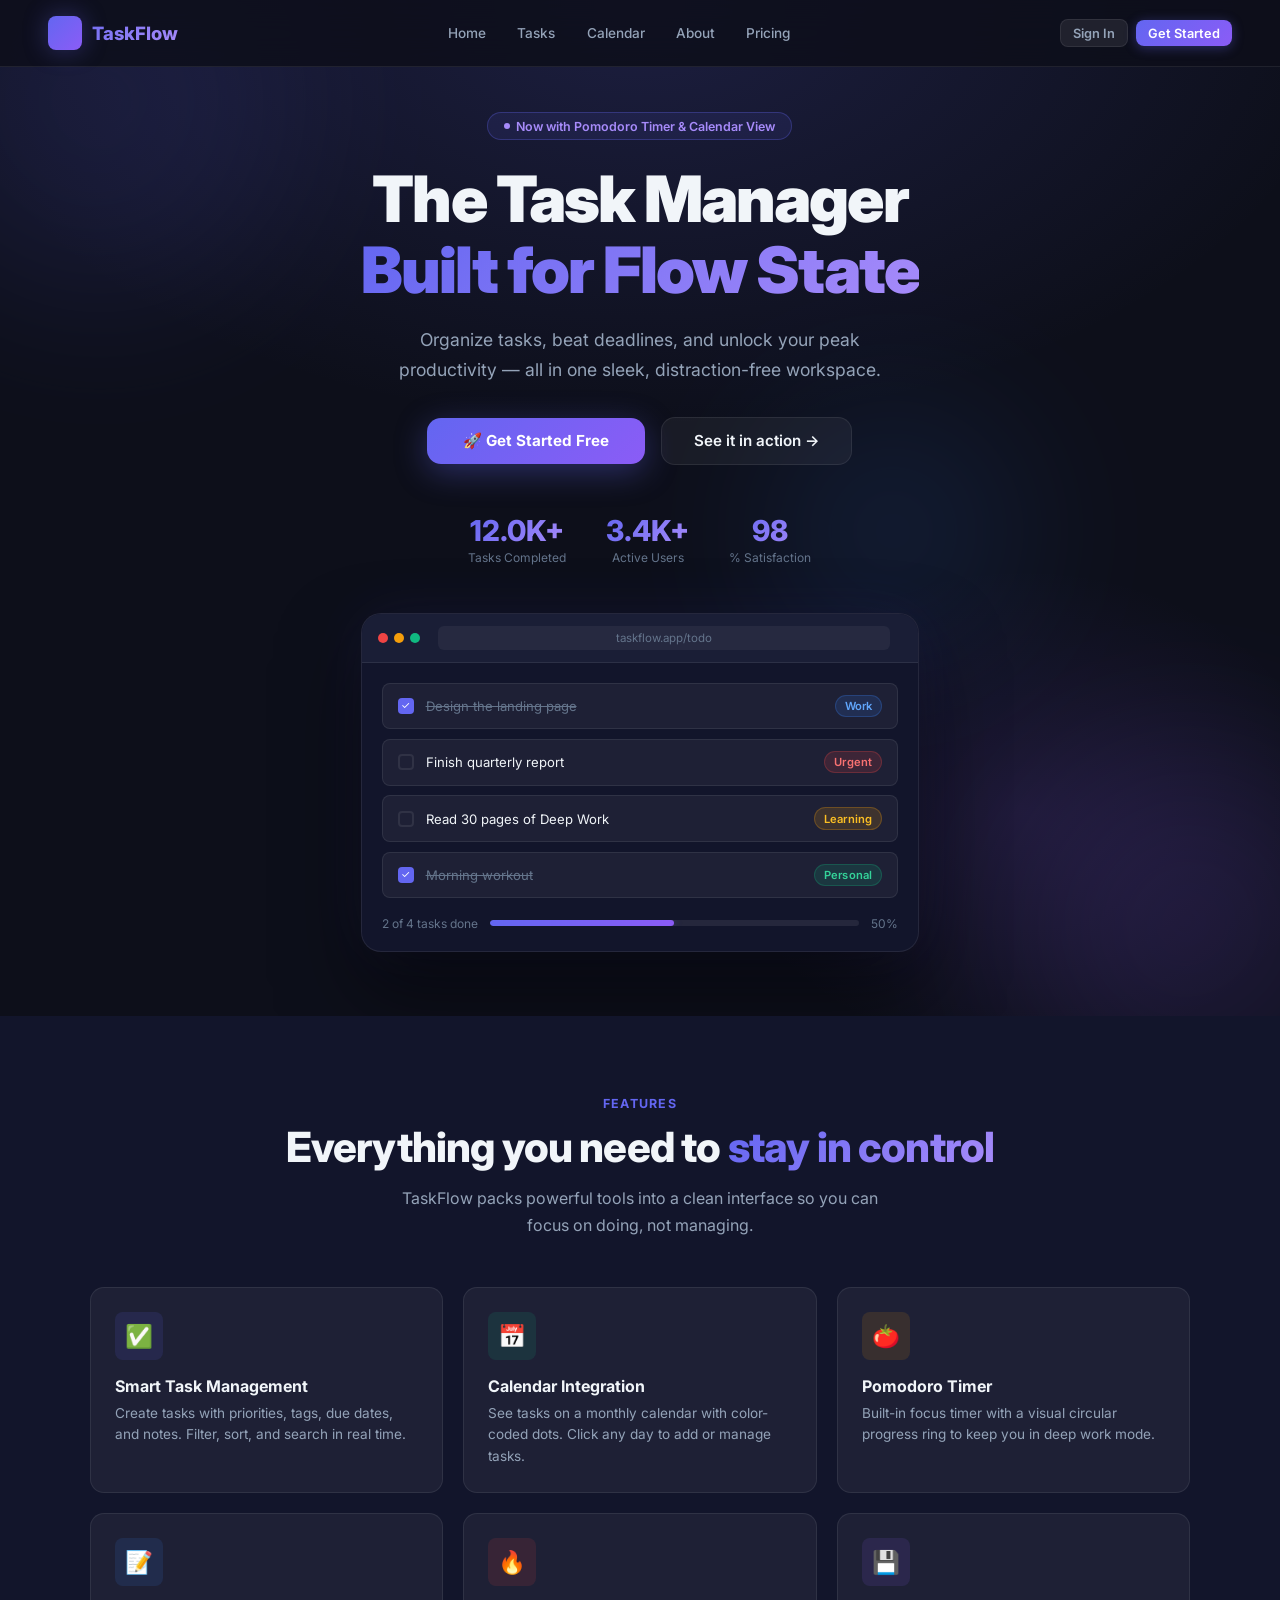
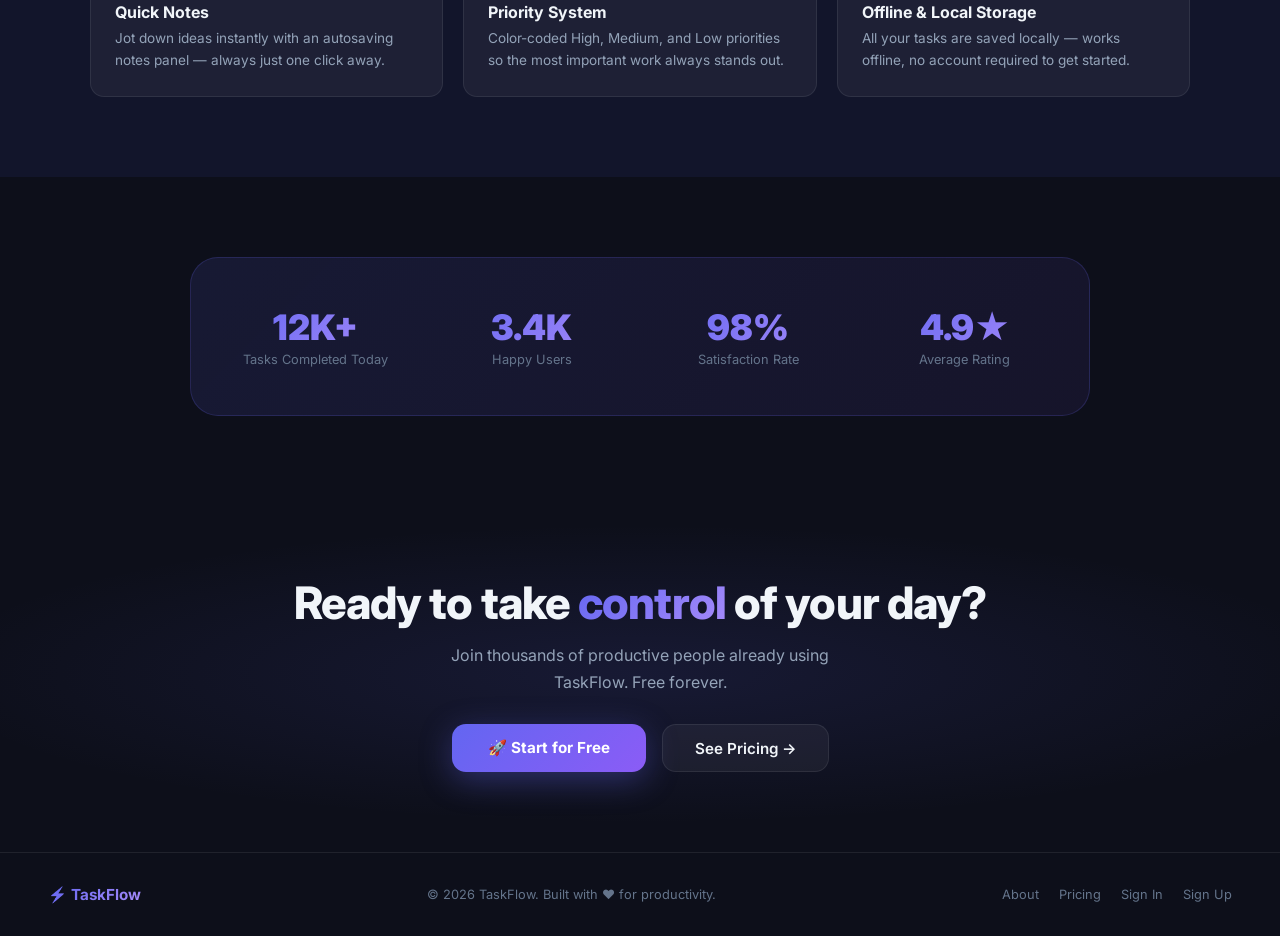
<file: index.html>
<!DOCTYPE html>
<html lang="en">
<head>
  <meta charset="UTF-8">
  <meta name="viewport" content="width=device-width, initial-scale=1.0">
  <title>TaskFlow — Stay Organized, Stay Ahead</title>
  <meta name="description" content="TaskFlow is a premium task manager that helps you organize your life, boost productivity, and never miss a deadline.">
  <link rel="stylesheet" href="style.css">
  <style>
    /* ── Landing-specific styles ── */
    body { overflow-x: hidden; }

    /* Fullpage hero without sidebar */
    .landing-nav {
      position: fixed; top: 0; left: 0; right: 0;
      z-index: 100;
      display: flex; align-items: center; justify-content: space-between;
      padding: 1rem 3rem;
      background: rgba(13,15,26,0.85);
      backdrop-filter: blur(20px);
      border-bottom: 1px solid var(--border);
    }

    .landing-nav .logo {
      display: flex; align-items: center; gap: 10px;
      font-size: 1.15rem; font-weight: 800;
      background: linear-gradient(135deg, var(--primary), var(--accent-2));
      -webkit-background-clip: text; -webkit-text-fill-color: transparent; background-clip: text;
    }

    .landing-nav .logo-icon {
      width: 34px; height: 34px;
      background: linear-gradient(135deg, var(--primary), var(--accent));
      border-radius: 8px;
      display: flex; align-items: center; justify-content: center;
      font-size: 1rem; box-shadow: var(--shadow-glow);
    }

    .landing-nav .nav-links { display: flex; align-items: center; gap: 0.25rem; }
    .landing-nav .nav-links a {
      padding: 0.45rem 0.85rem;
      border-radius: var(--radius-sm);
      font-size: 0.85rem;
      font-weight: 500;
      color: var(--text-2);
      transition: var(--transition);
    }
    .landing-nav .nav-links a:hover { color: var(--text); background: var(--surface); }
    .landing-nav .nav-cta { display: flex; gap: 0.5rem; align-items: center; }

    /* ── Hero ── */
    .hero {
      min-height: 100vh;
      display: flex; align-items: center; justify-content: center;
      text-align: center;
      padding: 7rem 2rem 4rem;
      position: relative;
      overflow: hidden;
    }

    .hero-bg {
      position: absolute; inset: 0;
      background: radial-gradient(ellipse 80% 60% at 50% 0%, rgba(99,102,241,0.18) 0%, transparent 70%),
                  radial-gradient(ellipse 40% 40% at 80% 80%, rgba(139,92,246,0.12) 0%, transparent 60%);
    }

    /* floating blobs */
    .blob {
      position: absolute;
      border-radius: 50%;
      filter: blur(80px);
      opacity: 0.12;
      animation: blobFloat 8s ease-in-out infinite;
    }
    .blob-1 { width: 400px; height: 400px; background: var(--primary); top: -100px; left: -100px; }
    .blob-2 { width: 350px; height: 350px; background: var(--accent); bottom: -80px; right: -80px; animation-delay: -4s; }
    .blob-3 { width: 250px; height: 250px; background: #3b82f6; top: 40%; left: 60%; animation-delay: -2s; }

    @keyframes blobFloat {
      0%, 100% { transform: translate(0, 0) scale(1); }
      33%       { transform: translate(20px, -20px) scale(1.05); }
      66%       { transform: translate(-15px, 15px) scale(0.97); }
    }

    .hero-content { position: relative; z-index: 1; max-width: 780px; }

    .hero-badge {
      display: inline-flex; align-items: center; gap: 6px;
      padding: 0.35rem 1rem;
      border-radius: 99px;
      background: rgba(99,102,241,0.1);
      border: 1px solid rgba(99,102,241,0.3);
      font-size: 0.78rem; font-weight: 600; color: var(--accent-2);
      margin-bottom: 1.5rem;
      animation: fadeInUp 0.6s ease both;
    }

    .hero-badge span { width: 6px; height: 6px; background: var(--accent-2); border-radius: 50%; animation: pulse-glow 2s infinite; }

    .hero h1 {
      font-size: clamp(2.4rem, 6vw, 4rem);
      font-weight: 900;
      line-height: 1.1;
      letter-spacing: -0.03em;
      animation: fadeInUp 0.6s 0.1s ease both;
    }

    .hero p {
      font-size: 1.1rem;
      color: var(--text-2);
      margin-top: 1.25rem;
      max-width: 540px;
      margin-left: auto; margin-right: auto;
      line-height: 1.7;
      animation: fadeInUp 0.6s 0.2s ease both;
    }

    .hero-cta {
      display: flex; gap: 1rem; justify-content: center; align-items: center;
      margin-top: 2rem; flex-wrap: wrap;
      animation: fadeInUp 0.6s 0.3s ease both;
    }

    .btn-hero-primary {
      padding: 0.85rem 2.25rem;
      background: linear-gradient(135deg, var(--primary), var(--accent));
      color: #fff; font-weight: 700; font-size: 0.95rem;
      border-radius: var(--radius);
      box-shadow: 0 8px 32px var(--primary-glow);
      transition: var(--transition);
    }
    .btn-hero-primary:hover { transform: translateY(-2px); box-shadow: 0 12px 40px var(--primary-glow); }

    .btn-hero-secondary {
      padding: 0.85rem 2rem;
      background: var(--surface);
      border: 1px solid var(--border);
      color: var(--text); font-weight: 600; font-size: 0.95rem;
      border-radius: var(--radius);
      transition: var(--transition);
    }
    .btn-hero-secondary:hover { border-color: var(--border-hover); background: var(--surface-2); }

    .hero-stats {
      display: flex; gap: 2.5rem; justify-content: center;
      margin-top: 3rem;
      animation: fadeInUp 0.6s 0.4s ease both;
    }

    .hero-stat .num {
      font-size: 1.8rem; font-weight: 800;
      background: linear-gradient(135deg, var(--primary), var(--accent-2));
      -webkit-background-clip: text; -webkit-text-fill-color: transparent; background-clip: text;
    }
    .hero-stat .lbl { font-size: 0.75rem; color: var(--text-3); margin-top: 2px; }

    /* ── Preview Window ── */
    .hero-preview {
      max-width: 700px; margin: 3rem auto 0;
      background: var(--bg-2);
      border: 1px solid var(--border);
      border-radius: var(--radius-lg);
      overflow: hidden;
      box-shadow: 0 40px 80px rgba(0,0,0,0.5), 0 0 60px rgba(99,102,241,0.1);
      animation: fadeInUp 0.7s 0.5s ease both;
    }

    .preview-toolbar {
      display: flex; align-items: center; gap: 6px;
      padding: 0.75rem 1rem;
      background: var(--bg-3);
      border-bottom: 1px solid var(--border);
    }

    .preview-dot { width: 10px; height: 10px; border-radius: 50%; }
    .dot-red    { background: #ef4444; }
    .dot-yellow { background: #f59e0b; }
    .dot-green  { background: #10b981; }

    .preview-url {
      flex: 1; margin: 0 0.75rem;
      background: var(--surface);
      border-radius: 6px;
      padding: 0.3rem 0.75rem;
      font-size: 0.72rem; color: var(--text-3);
    }

    .preview-body { padding: 1.25rem; display: flex; flex-direction: column; gap: 0.6rem; }

    .preview-task {
      display: flex; align-items: center; gap: 0.75rem;
      padding: 0.7rem 0.9rem;
      background: var(--surface);
      border: 1px solid var(--border);
      border-radius: var(--radius-sm);
      font-size: 0.82rem;
    }

    .preview-check {
      width: 16px; height: 16px;
      border-radius: 4px;
      flex-shrink: 0;
    }

    .preview-check.done { background: var(--primary); display: flex; align-items: center; justify-content: center; color: #fff; font-size: 0.65rem; }
    .preview-check.todo { border: 2px solid var(--border); }

    .preview-task-text.done { text-decoration: line-through; color: var(--text-3); }
    .preview-tag { margin-left: auto; }
    .preview-progress {
      margin-top: 0.5rem;
      display: flex; align-items: center; gap: 0.75rem;
      font-size: 0.75rem; color: var(--text-3);
    }

    /* ── Features ── */
    .section { padding: 5rem 2rem; }
    .section-center { text-align: center; max-width: 1100px; margin: 0 auto; }

    .section-eyebrow {
      font-size: 0.78rem; font-weight: 700; letter-spacing: 0.1em;
      text-transform: uppercase; color: var(--primary);
      margin-bottom: 0.75rem;
    }

    .section-heading {
      font-size: clamp(1.8rem, 4vw, 2.6rem);
      font-weight: 800; letter-spacing: -0.02em;
      line-height: 1.2;
    }

    .section-sub {
      font-size: 1rem; color: var(--text-2);
      max-width: 500px; margin: 0.75rem auto 0;
      line-height: 1.7;
    }

    .features-grid {
      display: grid;
      grid-template-columns: repeat(auto-fit, minmax(280px, 1fr));
      gap: 1.25rem;
      margin-top: 3rem;
      text-align: left;
    }

    .feature-card {
      background: var(--surface);
      border: 1px solid var(--border);
      border-radius: var(--radius);
      padding: 1.5rem;
      transition: var(--transition);
    }

    .feature-card:hover {
      border-color: var(--border-hover);
      transform: translateY(-3px);
      box-shadow: var(--shadow-glow);
    }

    .feature-icon {
      width: 48px; height: 48px;
      border-radius: var(--radius-sm);
      display: flex; align-items: center; justify-content: center;
      font-size: 1.4rem;
      margin-bottom: 1rem;
    }

    .feature-card h3 { font-size: 1rem; font-weight: 700; margin-bottom: 0.4rem; }
    .feature-card p  { font-size: 0.85rem; color: var(--text-2); line-height: 1.6; }

    /* ── Stats Banner ── */
    .stats-banner {
      background: linear-gradient(135deg, rgba(99,102,241,0.12), rgba(139,92,246,0.08));
      border: 1px solid rgba(99,102,241,0.2);
      border-radius: var(--radius-xl);
      padding: 3rem 2rem;
      display: grid;
      grid-template-columns: repeat(auto-fit, minmax(150px, 1fr));
      gap: 2rem;
      text-align: center;
      max-width: 900px;
      margin: 0 auto;
    }

    .stats-banner .num { font-size: 2.2rem; font-weight: 900; }
    .stats-banner .lbl { font-size: 0.8rem; color: var(--text-3); margin-top: 4px; }

    /* ── CTA Section ── */
    .cta-section {
      text-align: center;
      padding: 5rem 2rem;
      background: radial-gradient(ellipse 80% 60% at 50% 50%, rgba(99,102,241,0.12) 0%, transparent 70%);
    }

    .cta-section h2 { font-size: clamp(2rem, 4vw, 2.8rem); font-weight: 800; letter-spacing: -0.02em; }
    .cta-section p  { font-size: 1rem; color: var(--text-2); margin: 0.75rem auto 0; max-width: 440px; line-height: 1.7; }
    .cta-section .cta-btns { display: flex; gap: 1rem; justify-content: center; margin-top: 1.75rem; flex-wrap: wrap; }

    /* ── Footer ── */
    .landing-footer {
      border-top: 1px solid var(--border);
      padding: 2rem 3rem;
      display: flex; align-items: center; justify-content: space-between;
      flex-wrap: wrap; gap: 1rem;
    }

    .landing-footer .logo {
      font-size: 0.95rem; font-weight: 700;
      background: linear-gradient(135deg, var(--primary), var(--accent-2));
      -webkit-background-clip: text; -webkit-text-fill-color: transparent; background-clip: text;
    }

    .landing-footer p { font-size: 0.8rem; color: var(--text-3); }

    .footer-links { display: flex; gap: 1.25rem; }
    .footer-links a { font-size: 0.8rem; color: var(--text-3); transition: var(--transition); }
    .footer-links a:hover { color: var(--text); }

    @media (max-width: 640px) {
      .landing-nav { padding: 0.85rem 1.25rem; }
      .landing-nav .nav-links { display: none; }
      .hero-stats { gap: 1.25rem; }
      .stats-banner { grid-template-columns: repeat(2, 1fr); }
      .landing-footer { flex-direction: column; align-items: center; text-align: center; }
    }
  </style>
</head>
<body>

<!-- Top Navigation -->
<nav class="landing-nav" id="landing-nav">
  <a href="index.html" class="logo">
    <div class="logo-icon">⚡</div>
    TaskFlow
  </a>
  <div class="nav-links">
    <a href="index.html">Home</a>
    <a href="todo.html">Tasks</a>
    <a href="calendar.html">Calendar</a>
    <a href="about.html">About</a>
    <a href="pricing.html">Pricing</a>
  </div>
  <div class="nav-cta">
    <a href="signin.html" class="btn btn-secondary btn-sm">Sign In</a>
    <a href="signup.html" class="btn btn-primary btn-sm">Get Started</a>
  </div>
</nav>

<!-- Hero Section -->
<section class="hero">
  <div class="hero-bg">
    <div class="blob blob-1"></div>
    <div class="blob blob-2"></div>
    <div class="blob blob-3"></div>
  </div>

  <div class="hero-content">
    <div class="hero-badge">
      <span></span> Now with Pomodoro Timer &amp; Calendar View
    </div>

    <h1>
      The Task Manager<br>
      <span class="gradient-text">Built for Flow State</span>
    </h1>

    <p>
      Organize tasks, beat deadlines, and unlock your peak productivity —
      all in one sleek, distraction-free workspace.
    </p>

    <div class="hero-cta">
      <a href="signup.html" class="btn-hero-primary">🚀 Get Started Free</a>
      <a href="todo.html" class="btn-hero-secondary">See it in action →</a>
    </div>

    <div class="hero-stats">
      <div class="hero-stat">
        <div class="num" data-target="12000">0</div>
        <div class="lbl">Tasks Completed</div>
      </div>
      <div class="hero-stat">
        <div class="num" data-target="3400">0</div>
        <div class="lbl">Active Users</div>
      </div>
      <div class="hero-stat">
        <div class="num" data-target="98">0</div>
        <div class="lbl">% Satisfaction</div>
      </div>
    </div>

    <!-- App Preview Mock -->
    <div class="hero-preview">
      <div class="preview-toolbar">
        <div class="preview-dot dot-red"></div>
        <div class="preview-dot dot-yellow"></div>
        <div class="preview-dot dot-green"></div>
        <div class="preview-url">taskflow.app/todo</div>
      </div>
      <div class="preview-body">
        <div class="preview-task">
          <div class="preview-check done">✓</div>
          <span class="preview-task-text done">Design the landing page</span>
          <span class="preview-tag"><span class="badge badge-work">Work</span></span>
        </div>
        <div class="preview-task">
          <div class="preview-check todo"></div>
          <span class="preview-task-text">Finish quarterly report</span>
          <span class="preview-tag"><span class="badge badge-urgent">Urgent</span></span>
        </div>
        <div class="preview-task">
          <div class="preview-check todo"></div>
          <span class="preview-task-text">Read 30 pages of Deep Work</span>
          <span class="preview-tag"><span class="badge badge-learning">Learning</span></span>
        </div>
        <div class="preview-task">
          <div class="preview-check done">✓</div>
          <span class="preview-task-text done">Morning workout</span>
          <span class="preview-tag"><span class="badge badge-personal">Personal</span></span>
        </div>
        <div class="preview-progress">
          <span>2 of 4 tasks done</span>
          <div style="flex:1">
            <div class="progress-track"><div class="progress-fill" style="width:50%"></div></div>
          </div>
          <span>50%</span>
        </div>
      </div>
    </div>
  </div>
</section>

<!-- Features Section -->
<section class="section" style="background: var(--bg-2);">
  <div class="section-center">
    <div class="section-eyebrow">Features</div>
    <h2 class="section-heading">Everything you need to <span class="gradient-text">stay in control</span></h2>
    <p class="section-sub">TaskFlow packs powerful tools into a clean interface so you can focus on doing, not managing.</p>

    <div class="features-grid">
      <div class="feature-card anim-fade-up">
        <div class="feature-icon" style="background:rgba(99,102,241,0.12)">✅</div>
        <h3>Smart Task Management</h3>
        <p>Create tasks with priorities, tags, due dates, and notes. Filter, sort, and search in real time.</p>
      </div>
      <div class="feature-card anim-fade-up delay-1">
        <div class="feature-icon" style="background:rgba(16,185,129,0.12)">📅</div>
        <h3>Calendar Integration</h3>
        <p>See tasks on a monthly calendar with color-coded dots. Click any day to add or manage tasks.</p>
      </div>
      <div class="feature-card anim-fade-up delay-2">
        <div class="feature-icon" style="background:rgba(245,158,11,0.12)">🍅</div>
        <h3>Pomodoro Timer</h3>
        <p>Built-in focus timer with a visual circular progress ring to keep you in deep work mode.</p>
      </div>
      <div class="feature-card anim-fade-up delay-3">
        <div class="feature-icon" style="background:rgba(59,130,246,0.12)">📝</div>
        <h3>Quick Notes</h3>
        <p>Jot down ideas instantly with an autosaving notes panel — always just one click away.</p>
      </div>
      <div class="feature-card anim-fade-up delay-4">
        <div class="feature-icon" style="background:rgba(239,68,68,0.12)">🔥</div>
        <h3>Priority System</h3>
        <p>Color-coded High, Medium, and Low priorities so the most important work always stands out.</p>
      </div>
      <div class="feature-card anim-fade-up delay-5">
        <div class="feature-icon" style="background:rgba(139,92,246,0.12)">💾</div>
        <h3>Offline & Local Storage</h3>
        <p>All your tasks are saved locally — works offline, no account required to get started.</p>
      </div>
    </div>
  </div>
</section>

<!-- Stats Banner -->
<section class="section">
  <div class="section-center">
    <div class="stats-banner">
      <div>
        <div class="num gradient-text">12K+</div>
        <div class="lbl">Tasks Completed Today</div>
      </div>
      <div>
        <div class="num gradient-text">3.4K</div>
        <div class="lbl">Happy Users</div>
      </div>
      <div>
        <div class="num gradient-text">98%</div>
        <div class="lbl">Satisfaction Rate</div>
      </div>
      <div>
        <div class="num gradient-text">4.9★</div>
        <div class="lbl">Average Rating</div>
      </div>
    </div>
  </div>
</section>

<!-- CTA Section -->
<section class="cta-section">
  <h2>Ready to take <span class="gradient-text">control</span> of your day?</h2>
  <p>Join thousands of productive people already using TaskFlow. Free forever.</p>
  <div class="cta-btns">
    <a href="signup.html" class="btn-hero-primary">🚀 Start for Free</a>
    <a href="pricing.html" class="btn-hero-secondary">See Pricing →</a>
  </div>
</section>

<!-- Footer -->
<footer class="landing-footer">
  <div class="logo">⚡ TaskFlow</div>
  <p>© <span id="footer-year"></span> TaskFlow. Built with ❤️ for productivity.</p>
  <div class="footer-links">
    <a href="about.html">About</a>
    <a href="pricing.html">Pricing</a>
    <a href="signin.html">Sign In</a>
    <a href="signup.html">Sign Up</a>
  </div>
</footer>

<script>
  document.getElementById('footer-year').textContent = new Date().getFullYear();

  /* Animated counter */
  const counters = document.querySelectorAll('[data-target]');
  const observer = new IntersectionObserver((entries) => {
    entries.forEach(entry => {
      if (!entry.isIntersecting) return;
      const el = entry.target;
      const target = parseInt(el.dataset.target);
      const suffix = target >= 100 ? (target > 1000 ? 'K+' : '%') : '';
      const display = target > 1000 ? target / 1000 : target;
      let current = 0;
      const step = display / 60;
      const timer = setInterval(() => {
        current = Math.min(current + step, display);
        el.textContent = (current >= display - step)
          ? (target > 1000 ? display.toFixed(1) : display) + suffix
          : (target > 1000 ? current.toFixed(1) : Math.floor(current)) + suffix;
        if (current >= display) clearInterval(timer);
      }, 16);
      observer.unobserve(el);
    });
  }, { threshold: 0.5 });

  counters.forEach(c => observer.observe(c));
</script>

</body>
</html>
</file>
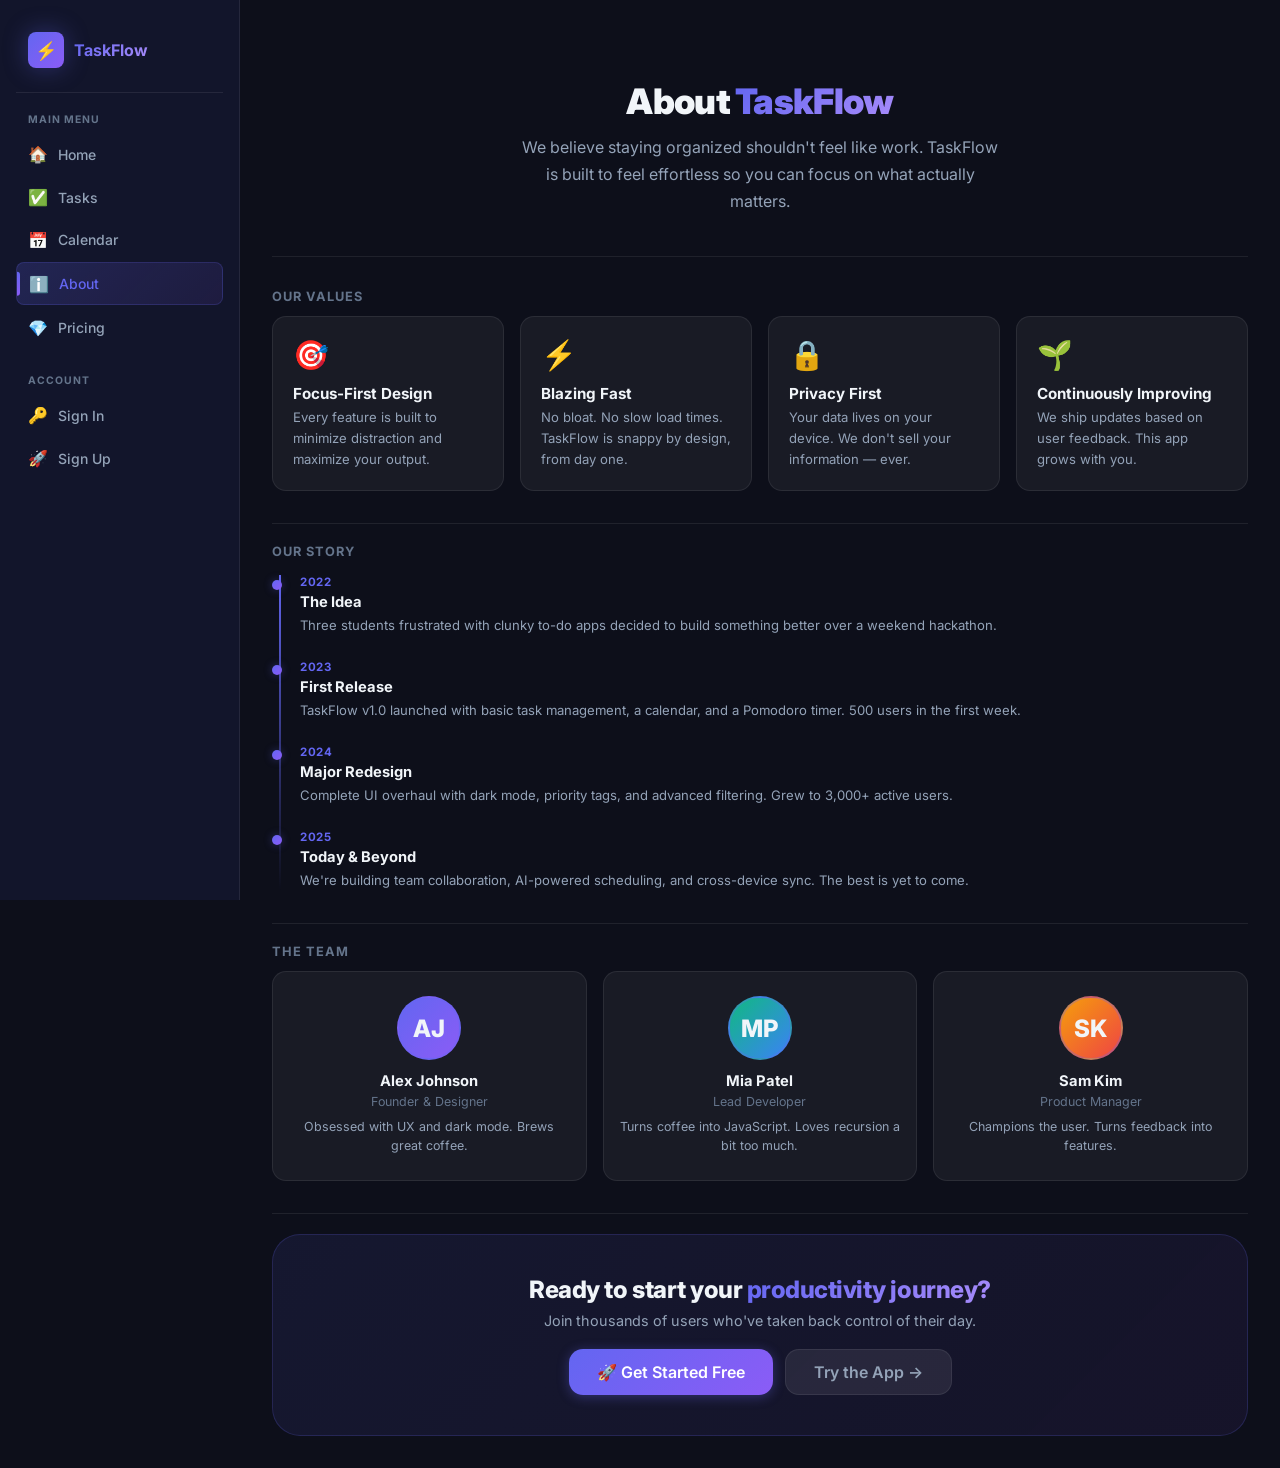
<file: about.html>
<!DOCTYPE html>
<html lang="en">
<head>
  <meta charset="UTF-8">
  <meta name="viewport" content="width=device-width, initial-scale=1.0">
  <title>About — TaskFlow</title>
  <meta name="description" content="Learn about TaskFlow — our mission, our team, and the story behind the app.">
  <link rel="stylesheet" href="style.css">
  <style>
    /* ── About page styles ── */
    .about-hero {
      text-align: center;
      padding: 3rem 1rem 2.5rem;
      border-bottom: 1px solid var(--border);
      margin-bottom: 2rem;
    }
    .about-hero h1 { font-size: 2.2rem; font-weight: 900; letter-spacing: -0.02em; }
    .about-hero p  { font-size: 1rem; color: var(--text-2); max-width: 480px; margin: 0.75rem auto 0; line-height: 1.7; }

    /* Mission */
    .mission-grid {
      display: grid; grid-template-columns: repeat(auto-fit, minmax(220px, 1fr));
      gap: 1rem; margin-bottom: 2rem;
    }

    .mission-item {
      background: var(--surface);
      border: 1px solid var(--border);
      border-radius: var(--radius);
      padding: 1.25rem;
      transition: var(--transition);
    }

    .mission-item:hover { border-color: var(--border-hover); transform: translateY(-2px); }
    .mission-icon { font-size: 1.8rem; margin-bottom: 0.75rem; }
    .mission-item h3 { font-size: 0.95rem; font-weight: 700; margin-bottom: 0.3rem; }
    .mission-item p  { font-size: 0.82rem; color: var(--text-2); line-height: 1.6; }

    /* Timeline */
    .timeline { position: relative; padding-left: 1.75rem; margin-bottom: 2rem; }
    .timeline::before {
      content: '';
      position: absolute; left: 7px; top: 0; bottom: 0;
      width: 2px; background: linear-gradient(to bottom, var(--primary), transparent);
    }

    .timeline-item {
      position: relative;
      margin-bottom: 1.5rem;
      animation: fadeInUp 0.4s ease both;
    }

    .timeline-item::before {
      content: '';
      position: absolute;
      left: -1.75rem; top: 5px;
      width: 10px; height: 10px;
      border-radius: 50%;
      background: linear-gradient(135deg, var(--primary), var(--accent));
      box-shadow: 0 0 8px var(--primary-glow);
    }

    .timeline-year { font-size: 0.72rem; font-weight: 700; color: var(--primary); letter-spacing: 0.06em; margin-bottom: 0.25rem; }
    .timeline-title { font-size: 0.92rem; font-weight: 700; }
    .timeline-desc  { font-size: 0.82rem; color: var(--text-2); line-height: 1.6; margin-top: 0.25rem; }

    /* Team */
    .team-grid {
      display: grid; grid-template-columns: repeat(auto-fit, minmax(200px, 1fr));
      gap: 1rem; margin-bottom: 2rem;
    }

    .team-card {
      background: var(--surface);
      border: 1px solid var(--border);
      border-radius: var(--radius);
      padding: 1.5rem 1rem;
      text-align: center;
      transition: var(--transition);
    }

    .team-card:hover { border-color: var(--border-hover); transform: translateY(-3px); box-shadow: var(--shadow-glow); }

    .team-avatar {
      width: 64px; height: 64px;
      border-radius: 50%;
      margin: 0 auto 0.75rem;
      display: flex; align-items: center; justify-content: center;
      font-size: 1.5rem; font-weight: 800;
      border: 2px solid rgba(99,102,241,0.3);
    }

    .team-name  { font-size: 0.92rem; font-weight: 700; }
    .team-role  { font-size: 0.78rem; color: var(--text-3); margin-top: 0.2rem; }
    .team-bio   { font-size: 0.78rem; color: var(--text-2); margin-top: 0.6rem; line-height: 1.5; }

    /* CTA banner */
    .about-cta {
      text-align: center;
      background: linear-gradient(135deg, rgba(99,102,241,0.1), rgba(139,92,246,0.07));
      border: 1px solid rgba(99,102,241,0.2);
      border-radius: var(--radius-xl);
      padding: 2.5rem;
    }

    .about-cta h2 { font-size: 1.5rem; font-weight: 800; letter-spacing: -0.02em; margin-bottom: 0.5rem; }
    .about-cta p  { font-size: 0.9rem; color: var(--text-2); margin-bottom: 1.25rem; }
  </style>
</head>
<body>
<div id="app-layout" class="app-layout">
  <main class="main-content">

    <!-- Hero -->
    <div class="about-hero anim-fade-up">
      <h1>About <span class="gradient-text">TaskFlow</span></h1>
      <p>We believe staying organized shouldn't feel like work. TaskFlow is built to feel effortless so you can focus on what actually matters.</p>
    </div>

    <!-- Mission -->
    <p class="section-title" style="margin-bottom:0.75rem">Our Values</p>
    <div class="mission-grid">
      <div class="mission-item anim-fade-up">
        <div class="mission-icon">🎯</div>
        <h3>Focus-First Design</h3>
        <p>Every feature is built to minimize distraction and maximize your output.</p>
      </div>
      <div class="mission-item anim-fade-up delay-1">
        <div class="mission-icon">⚡</div>
        <h3>Blazing Fast</h3>
        <p>No bloat. No slow load times. TaskFlow is snappy by design, from day one.</p>
      </div>
      <div class="mission-item anim-fade-up delay-2">
        <div class="mission-icon">🔒</div>
        <h3>Privacy First</h3>
        <p>Your data lives on your device. We don't sell your information — ever.</p>
      </div>
      <div class="mission-item anim-fade-up delay-3">
        <div class="mission-icon">🌱</div>
        <h3>Continuously Improving</h3>
        <p>We ship updates based on user feedback. This app grows with you.</p>
      </div>
    </div>

    <hr class="divider">

    <!-- Timeline -->
    <p class="section-title" style="margin-bottom:1rem">Our Story</p>
    <div class="timeline">
      <div class="timeline-item">
        <div class="timeline-year">2022</div>
        <div class="timeline-title">The Idea</div>
        <div class="timeline-desc">Three students frustrated with clunky to-do apps decided to build something better over a weekend hackathon.</div>
      </div>
      <div class="timeline-item delay-1">
        <div class="timeline-year">2023</div>
        <div class="timeline-title">First Release</div>
        <div class="timeline-desc">TaskFlow v1.0 launched with basic task management, a calendar, and a Pomodoro timer. 500 users in the first week.</div>
      </div>
      <div class="timeline-item delay-2">
        <div class="timeline-year">2024</div>
        <div class="timeline-title">Major Redesign</div>
        <div class="timeline-desc">Complete UI overhaul with dark mode, priority tags, and advanced filtering. Grew to 3,000+ active users.</div>
      </div>
      <div class="timeline-item delay-3">
        <div class="timeline-year">2025</div>
        <div class="timeline-title">Today & Beyond</div>
        <div class="timeline-desc">We're building team collaboration, AI-powered scheduling, and cross-device sync. The best is yet to come.</div>
      </div>
    </div>

    <hr class="divider">

    <!-- Team -->
    <p class="section-title" style="margin-bottom:0.75rem">The Team</p>
    <div class="team-grid">
      <div class="team-card anim-fade-up">
        <div class="team-avatar" style="background:linear-gradient(135deg,#6366f1,#8b5cf6)">AJ</div>
        <div class="team-name">Alex Johnson</div>
        <div class="team-role">Founder & Designer</div>
        <div class="team-bio">Obsessed with UX and dark mode. Brews great coffee.</div>
      </div>
      <div class="team-card anim-fade-up delay-1">
        <div class="team-avatar" style="background:linear-gradient(135deg,#10b981,#3b82f6)">MP</div>
        <div class="team-name">Mia Patel</div>
        <div class="team-role">Lead Developer</div>
        <div class="team-bio">Turns coffee into JavaScript. Loves recursion a bit too much.</div>
      </div>
      <div class="team-card anim-fade-up delay-2">
        <div class="team-avatar" style="background:linear-gradient(135deg,#f59e0b,#ef4444)">SK</div>
        <div class="team-name">Sam Kim</div>
        <div class="team-role">Product Manager</div>
        <div class="team-bio">Champions the user. Turns feedback into features.</div>
      </div>
    </div>

    <hr class="divider">

    <!-- CTA -->
    <div class="about-cta anim-fade-up">
      <h2>Ready to start your <span class="gradient-text">productivity journey?</span></h2>
      <p>Join thousands of users who've taken back control of their day.</p>
      <div class="flex gap-3 justify-center flex-wrap">
        <a href="signup.html" class="btn btn-primary btn-lg">🚀 Get Started Free</a>
        <a href="todo.html"   class="btn btn-secondary btn-lg">Try the App →</a>
      </div>
    </div>

  </main>
</div>

<script src="nav.js"></script>
<script>
  /* Stagger entrance animations */
  document.querySelectorAll('.anim-fade-up').forEach((el, i) => {
    el.style.animationDelay = (i * 0.07) + 's';
  });
</script>
</body>
</html>
</file>
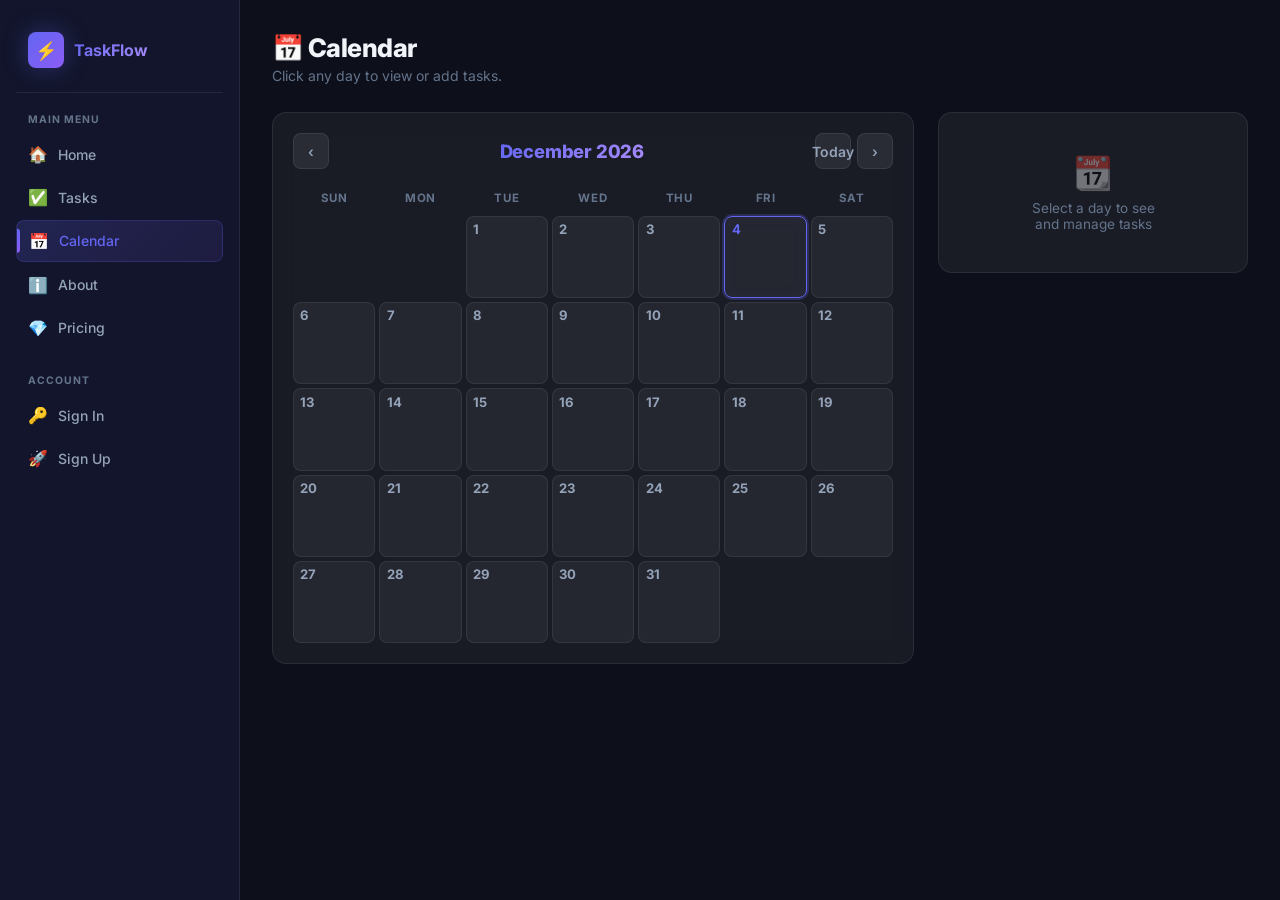
<file: calendar.html>
<!DOCTYPE html>
<html lang="en">
<head>
  <meta charset="UTF-8">
  <meta name="viewport" content="width=device-width, initial-scale=1.0">
  <title>Calendar — TaskFlow</title>
  <meta name="description" content="View and manage your tasks on a monthly calendar. Click any day to see or add tasks.">
  <link rel="stylesheet" href="style.css">
  <style>
    /* ── Calendar layout ── */
    .cal-layout { display: flex; gap: 1.5rem; align-items: flex-start; }
    .cal-main   { flex: 1; min-width: 0; }
    .cal-side   { width: 310px; flex-shrink: 0; }

    /* Nav bar */
    .cal-nav {
      display: flex; align-items: center; justify-content: space-between;
      margin-bottom: 1rem;
    }

    .cal-nav-title {
      font-size: 1.15rem; font-weight: 800; letter-spacing: -0.01em;
    }

    .cal-nav-btns { display: flex; gap: 0.4rem; }

    /* Header row */
    .cal-header-row {
      display: grid; grid-template-columns: repeat(7, 1fr);
      gap: 4px; margin-bottom: 4px;
    }

    .cal-day-name {
      text-align: center;
      font-size: 0.72rem; font-weight: 700;
      text-transform: uppercase;
      letter-spacing: 0.06em;
      color: var(--text-3);
      padding: 0.4rem 0;
    }

    /* Grid */
    .cal-grid {
      display: grid; grid-template-columns: repeat(7, 1fr);
      gap: 4px;
    }

    .cal-cell {
      aspect-ratio: 1;
      background: var(--surface);
      border: 1px solid var(--border);
      border-radius: var(--radius-sm);
      cursor: pointer;
      padding: 0.4rem;
      position: relative;
      transition: var(--transition);
      display: flex; flex-direction: column;
      align-items: flex-start;
      min-height: 56px;
    }

    .cal-cell:hover { border-color: var(--border-hover); background: var(--surface-2); transform: scale(1.02); }

    .cal-cell.empty { background: transparent; border-color: transparent; cursor: default; }
    .cal-cell.empty:hover { transform: none; }

    .cal-cell.today {
      border-color: var(--primary);
      box-shadow: 0 0 0 2px rgba(99,102,241,0.25), inset 0 0 16px rgba(99,102,241,0.05);
    }

    .cal-cell.selected {
      background: rgba(99,102,241,0.12);
      border-color: var(--primary);
    }

    .cal-day-num {
      font-size: 0.82rem; font-weight: 700;
      color: var(--text-2);
      line-height: 1;
    }

    .cal-cell.today .cal-day-num {
      color: var(--primary);
    }

    /* Task dots */
    .cal-dots {
      display: flex; gap: 2px; flex-wrap: wrap;
      margin-top: 4px;
    }

    .cal-dot {
      width: 5px; height: 5px;
      border-radius: 50%;
    }

    .cal-dot.work     { background: #60a5fa; }
    .cal-dot.personal { background: #34d399; }
    .cal-dot.urgent   { background: #f87171; }
    .cal-dot.learning { background: #fbbf24; }
    .cal-dot.others   { background: #94a3b8; }
    .cal-dot.default  { background: var(--primary); }

    /* ── Side panel ── */
    .cal-panel {
      background: var(--surface);
      border: 1px solid var(--border);
      border-radius: var(--radius);
      overflow: hidden;
    }

    .cal-panel-header {
      padding: 1rem 1.25rem;
      border-bottom: 1px solid var(--border);
      background: var(--surface-2);
      display: flex; align-items: center; justify-content: space-between;
    }

    .cal-panel-date { font-size: 0.95rem; font-weight: 700; }
    .cal-panel-count { font-size: 0.75rem; color: var(--text-3); }

    .cal-panel-body { padding: 1rem; }

    .cal-panel-add {
      display: flex; gap: 0.5rem; margin-bottom: 0.75rem;
    }

    .panel-task-list { display: flex; flex-direction: column; gap: 0.5rem; }

    .panel-task {
      display: flex; align-items: center; gap: 0.6rem;
      padding: 0.6rem 0.7rem;
      background: var(--bg);
      border: 1px solid var(--border);
      border-radius: var(--radius-sm);
      font-size: 0.83rem;
      transition: var(--transition);
    }

    .panel-task:hover { border-color: var(--border-hover); }

    .panel-task-check {
      width: 16px; height: 16px;
      border-radius: 4px;
      border: 2px solid var(--border);
      flex-shrink: 0;
      cursor: pointer;
      display: flex; align-items: center; justify-content: center;
      transition: var(--transition);
    }

    .panel-task-check.done {
      background: linear-gradient(135deg, var(--primary), var(--accent));
      border-color: transparent;
    }

    .panel-task-check.done::after { content:'✓'; color:#fff; font-size:0.6rem; font-weight:700; }

    .panel-task-text { flex:1; }
    .panel-task-text.done { text-decoration: line-through; color: var(--text-3); }

    .panel-empty { text-align:center; padding: 1.5rem 0; color: var(--text-3); font-size: 0.82rem; }

    .cal-no-selection {
      text-align: center;
      padding: 2.5rem 1rem;
      color: var(--text-3);
    }

    .cal-no-selection .icon { font-size: 2rem; margin-bottom: 0.5rem; opacity: 0.4; }
    .cal-no-selection p { font-size: 0.85rem; }

    @media (max-width: 900px) {
      .cal-layout { flex-direction: column; }
      .cal-side    { width: 100%; }
    }
  </style>
</head>
<body>
<div id="app-layout" class="app-layout">
  <main class="main-content">

    <div class="page-header">
      <h1 class="page-title">📅 Calendar</h1>
      <p class="page-subtitle">Click any day to view or add tasks.</p>
    </div>

    <div class="cal-layout">
      <!-- Calendar -->
      <div class="cal-main card" style="padding:1.25rem">
        <div class="cal-nav">
          <div class="cal-nav-btns">
            <button class="btn btn-secondary btn-icon" id="prev-btn" onclick="navigate(-1)" title="Previous month">‹</button>
          </div>
          <div class="cal-nav-title gradient-text" id="cal-title"></div>
          <div class="cal-nav-btns">
            <button class="btn btn-secondary btn-icon" onclick="goToday()">Today</button>
            <button class="btn btn-secondary btn-icon" id="next-btn" onclick="navigate(1)" title="Next month">›</button>
          </div>
        </div>

        <div class="cal-header-row">
          <div class="cal-day-name">Sun</div>
          <div class="cal-day-name">Mon</div>
          <div class="cal-day-name">Tue</div>
          <div class="cal-day-name">Wed</div>
          <div class="cal-day-name">Thu</div>
          <div class="cal-day-name">Fri</div>
          <div class="cal-day-name">Sat</div>
        </div>

        <div class="cal-grid" id="cal-grid"></div>
      </div>

      <!-- Side Panel -->
      <div class="cal-side">
        <div class="cal-panel" id="cal-panel">
          <div id="panel-no-selection" class="cal-no-selection">
            <div class="icon">📆</div>
            <p>Select a day to see<br>and manage tasks</p>
          </div>
          <div id="panel-content" class="hidden">
            <div class="cal-panel-header">
              <div class="cal-panel-date" id="panel-date-label">—</div>
              <div class="cal-panel-count" id="panel-task-count">0 tasks</div>
            </div>
            <div class="cal-panel-body">
              <div class="cal-panel-add">
                <input type="text" id="panel-task-input" placeholder="Add task for this day..." class="input flex-1" style="font-size:0.82rem; padding:0.5rem 0.75rem;">
                <button onclick="addPanelTask()" class="btn btn-primary btn-sm">Add</button>
              </div>
              <div class="panel-task-list" id="panel-task-list"></div>
            </div>
          </div>
        </div>
      </div>
    </div>

  </main>
</div>

<script src="nav.js"></script>
<script>
  const today    = new Date();
  let viewYear   = today.getFullYear();
  let viewMonth  = today.getMonth();
  let selectedKey = null;

  const MONTHS = ['January','February','March','April','May','June',
                  'July','August','September','October','November','December'];

  /* ── Storage helpers ─────────────────────────────────── */
  function allTasks()          { return JSON.parse(localStorage.getItem('calendarTasks') || '{}'); }
  function getDayTasks(key)    { return allTasks()[key] || []; }
  function setDayTasks(key, t) {
    const all = allTasks();
    all[key] = t;
    localStorage.setItem('calendarTasks', JSON.stringify(all));
  }

  function dateKey(y, m, d) {
    return `${y}-${String(m+1).padStart(2,'0')}-${String(d).padStart(2,'0')}`;
  }

  /* ── Render calendar ─────────────────────────────────── */
  function renderCalendar() {
    document.getElementById('cal-title').textContent = `${MONTHS[viewMonth]} ${viewYear}`;

    const grid    = document.getElementById('cal-grid');
    grid.innerHTML = '';
    const allT    = allTasks();

    const firstDay     = new Date(viewYear, viewMonth, 1).getDay();
    const daysInMonth  = new Date(viewYear, viewMonth + 1, 0).getDate();
    const todayKey     = dateKey(today.getFullYear(), today.getMonth(), today.getDate());

    /* Empty cells */
    for (let i = 0; i < firstDay; i++) {
      const empty = document.createElement('div');
      empty.className = 'cal-cell empty';
      grid.appendChild(empty);
    }

    for (let d = 1; d <= daysInMonth; d++) {
      const key  = dateKey(viewYear, viewMonth, d);
      const tasks = allT[key] || [];
      const cell  = document.createElement('div');

      let cls = 'cal-cell';
      if (key === todayKey)     cls += ' today';
      if (key === selectedKey)  cls += ' selected';
      cell.className = cls;

      cell.innerHTML = `<span class="cal-day-num">${d}</span>`;

      if (tasks.length) {
        const dots = document.createElement('div');
        dots.className = 'cal-dots';
        tasks.slice(0, 6).forEach(t => {
          const dot = document.createElement('div');
          dot.className = 'cal-dot ' + (t.tag || 'default');
          dots.appendChild(dot);
        });
        cell.appendChild(dots);
      }

      cell.addEventListener('click', () => selectDay(key, d));
      grid.appendChild(cell);
    }
  }

  /* ── Select day ──────────────────────────────────────── */
  function selectDay(key, day) {
    selectedKey = key;
    renderCalendar();

    document.getElementById('panel-no-selection').classList.add('hidden');
    document.getElementById('panel-content').classList.remove('hidden');

    const [y, m, d] = key.split('-');
    document.getElementById('panel-date-label').textContent =
      `${MONTHS[parseInt(m)-1]} ${d}, ${y}`;

    renderPanelTasks();
  }

  /* ── Panel tasks ─────────────────────────────────────── */
  function renderPanelTasks() {
    const tasks = getDayTasks(selectedKey);
    const list  = document.getElementById('panel-task-list');
    list.innerHTML = '';

    document.getElementById('panel-task-count').textContent = tasks.length + ' task' + (tasks.length !== 1 ? 's' : '');

    if (tasks.length === 0) {
      list.innerHTML = '<div class="panel-empty">No tasks for this day.<br>Add one above!</div>';
      return;
    }

    tasks.forEach((t, i) => {
      const el = document.createElement('div');
      el.className = 'panel-task';
      el.innerHTML = `
        <div class="panel-task-check ${t.done ? 'done' : ''}" onclick="togglePanelTask(${i})"></div>
        <span class="panel-task-text ${t.done ? 'done' : ''}">${escHtml(t.text)}</span>
        <button class="btn btn-ghost btn-icon btn-sm" onclick="deletePanelTask(${i})" title="Delete">🗑</button>
      `;
      list.appendChild(el);
    });
  }

  function addPanelTask() {
    const input = document.getElementById('panel-task-input');
    const text  = input.value.trim();
    if (!text || !selectedKey) return;
    const tasks = getDayTasks(selectedKey);
    tasks.push({ text, done: false, tag: 'others' });
    setDayTasks(selectedKey, tasks);
    input.value = '';
    renderPanelTasks();
    renderCalendar();
    showToast('Task added for this day!', 'success');
  }

  function togglePanelTask(i) {
    const tasks = getDayTasks(selectedKey);
    tasks[i].done = !tasks[i].done;
    setDayTasks(selectedKey, tasks);
    renderPanelTasks();
  }

  function deletePanelTask(i) {
    const tasks = getDayTasks(selectedKey);
    tasks.splice(i, 1);
    setDayTasks(selectedKey, tasks);
    renderPanelTasks();
    renderCalendar();
  }

  /* ── Navigation ──────────────────────────────────────── */
  function navigate(dir) {
    viewMonth += dir;
    if (viewMonth > 11) { viewMonth = 0; viewYear++; }
    if (viewMonth < 0)  { viewMonth = 11; viewYear--; }
    renderCalendar();
  }

  function goToday() {
    viewYear  = today.getFullYear();
    viewMonth = today.getMonth();
    renderCalendar();
  }

  /* Enter key in panel input */
  document.getElementById('panel-task-input').addEventListener('keydown', e => {
    if (e.key === 'Enter') addPanelTask();
  });

  function escHtml(str) {
    return str.replace(/&/g,'&amp;').replace(/</g,'&lt;').replace(/>/g,'&gt;');
  }

  renderCalendar();
</script>
</body>
</html>
</file>
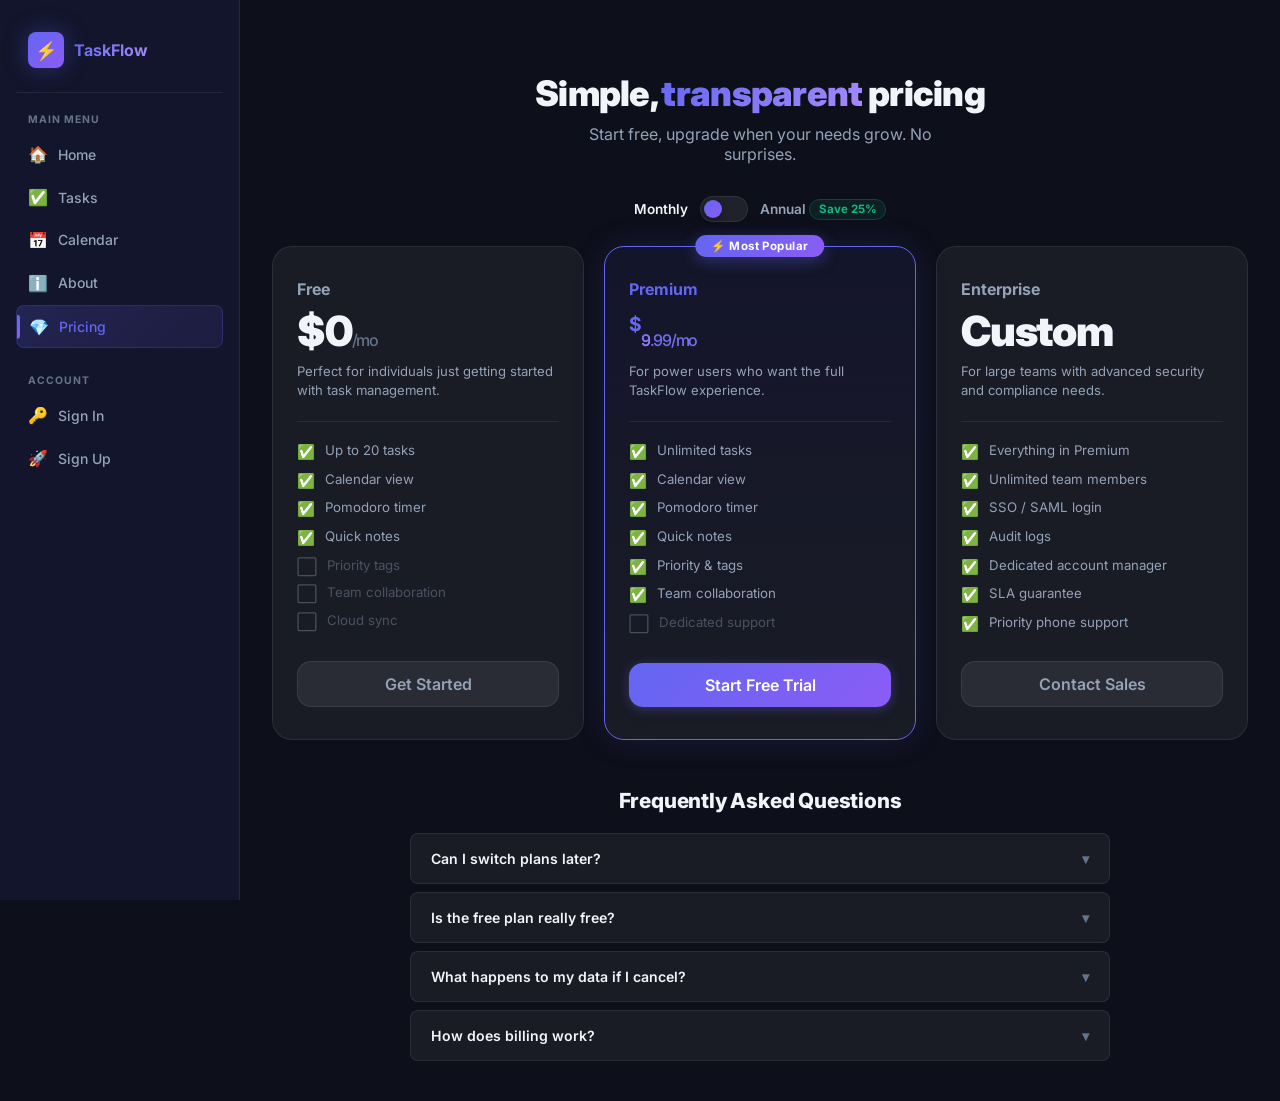
<file: pricing.html>
<!DOCTYPE html>
<html lang="en">
<head>
  <meta charset="UTF-8">
  <meta name="viewport" content="width=device-width, initial-scale=1.0">
  <title>Pricing — TaskFlow</title>
  <meta name="description" content="Simple, transparent pricing. Start free, upgrade when you're ready.">
  <link rel="stylesheet" href="style.css">
  <style>
    /* ── Pricing page ── */
    .pricing-hero {
      text-align: center;
      padding: 2.5rem 1rem 0;
      margin-bottom: 2rem;
    }

    .pricing-hero h1 { font-size: 2.2rem; font-weight: 900; letter-spacing: -0.02em; }
    .pricing-hero p  { font-size: 1rem; color: var(--text-2); margin: 0.6rem auto 0; max-width: 400px; }

    /* Toggle */
    .billing-toggle {
      display: flex; align-items: center; justify-content: center;
      gap: 0.75rem; margin: 1.5rem auto;
    }

    .billing-label { font-size: 0.85rem; font-weight: 600; color: var(--text-2); }
    .billing-label.active { color: var(--text); }

    .toggle-switch {
      position: relative;
      width: 48px; height: 26px;
    }

    .toggle-switch input { opacity: 0; width: 0; height: 0; }

    .toggle-slider {
      position: absolute; inset: 0;
      background: var(--surface-2);
      border: 1px solid var(--border);
      border-radius: 99px;
      cursor: pointer;
      transition: var(--transition);
    }

    .toggle-slider::before {
      content: '';
      position: absolute;
      width: 18px; height: 18px;
      left: 3px; top: 3px;
      background: linear-gradient(135deg, var(--primary), var(--accent));
      border-radius: 50%;
      transition: var(--transition);
      box-shadow: 0 2px 6px rgba(0,0,0,0.3);
    }

    .toggle-switch input:checked + .toggle-slider::before {
      transform: translateX(22px);
    }

    .save-badge {
      background: rgba(16,185,129,0.1);
      border: 1px solid rgba(16,185,129,0.25);
      color: var(--success);
      border-radius: 99px;
      padding: 0.15rem 0.55rem;
      font-size: 0.72rem; font-weight: 700;
    }

    /* Cards grid */
    .pricing-grid {
      display: grid;
      grid-template-columns: repeat(auto-fit, minmax(260px, 1fr));
      gap: 1.25rem;
      max-width: 1000px; margin: 0 auto;
    }

    .pricing-card {
      background: var(--surface);
      border: 1px solid var(--border);
      border-radius: var(--radius-lg);
      padding: 2rem 1.5rem;
      position: relative;
      transition: var(--transition);
      display: flex; flex-direction: column;
    }

    .pricing-card:hover {
      transform: translateY(-4px);
      box-shadow: var(--shadow-glow);
    }

    .pricing-card.popular {
      border-color: var(--primary);
      background: linear-gradient(to bottom, rgba(99,102,241,0.08), var(--surface));
      box-shadow: 0 0 32px rgba(99,102,241,0.15);
    }

    .popular-badge {
      position: absolute;
      top: -12px; left: 50%; transform: translateX(-50%);
      background: linear-gradient(135deg, var(--primary), var(--accent));
      color: #fff;
      border-radius: 99px;
      padding: 0.25rem 1rem;
      font-size: 0.72rem; font-weight: 700;
      letter-spacing: 0.04em;
      box-shadow: 0 4px 16px var(--primary-glow);
      white-space: nowrap;
    }

    .plan-name  { font-size: 1rem; font-weight: 700; color: var(--text-2); margin-bottom: 0.75rem; }
    .plan-price {
      font-size: 2.6rem; font-weight: 900; letter-spacing: -0.03em;
      line-height: 1;
    }

    .plan-price sup  { font-size: 1.2rem; font-weight: 700; vertical-align: super; line-height: 0; }
    .plan-price span { font-size: 1rem; font-weight: 500; color: var(--text-3); }
    .plan-desc { font-size: 0.82rem; color: var(--text-2); margin: 0.6rem 0 1.25rem; line-height: 1.5; }

    hr.plan-divider { border: none; border-top: 1px solid var(--border); margin: 0 0 1.25rem; }

    .feature-list { display: flex; flex-direction: column; gap: 0.6rem; margin-bottom: 1.75rem; flex: 1; }

    .feature-item {
      display: flex; align-items: flex-start; gap: 0.6rem;
      font-size: 0.83rem; color: var(--text-2);
    }

    .feature-icon { flex-shrink: 0; font-size: 0.9rem; margin-top: 1px; }
    .feature-item.muted { opacity: 0.4; }

    .plan-btn { width: 100%; }

    /* FAQ section */
    .faq-section { max-width: 700px; margin: 3rem auto 0; }
    .faq-section h2 { font-size: 1.3rem; font-weight: 800; text-align: center; margin-bottom: 1.25rem; letter-spacing: -0.01em; }

    .faq-item {
      background: var(--surface);
      border: 1px solid var(--border);
      border-radius: var(--radius-sm);
      margin-bottom: 0.5rem;
      overflow: hidden;
      transition: var(--transition);
    }

    .faq-q {
      padding: 1rem 1.25rem;
      display: flex; align-items: center; justify-content: space-between;
      cursor: pointer; font-size: 0.88rem; font-weight: 600;
      user-select: none;
    }

    .faq-q:hover { background: var(--surface-2); }
    .faq-arrow { transition: transform 0.25s; color: var(--text-3); }
    .faq-item.open .faq-arrow { transform: rotate(180deg); }

    .faq-a {
      max-height: 0; overflow: hidden;
      font-size: 0.83rem; color: var(--text-2); line-height: 1.6;
      transition: max-height 0.3s ease, padding 0.3s ease;
      padding: 0 1.25rem;
    }

    .faq-item.open .faq-a { max-height: 200px; padding: 0 1.25rem 1rem; }
  </style>
</head>
<body>
<div id="app-layout" class="app-layout">
  <main class="main-content">

    <!-- Hero -->
    <div class="pricing-hero anim-fade-up">
      <h1>Simple, <span class="gradient-text">transparent</span> pricing</h1>
      <p>Start free, upgrade when your needs grow. No surprises.</p>
    </div>

    <!-- Billing Toggle -->
    <div class="billing-toggle">
      <span class="billing-label active" id="lbl-monthly">Monthly</span>
      <label class="toggle-switch">
        <input type="checkbox" id="billing-toggle">
        <span class="toggle-slider"></span>
      </label>
      <span class="billing-label" id="lbl-annual">Annual <span class="save-badge">Save 25%</span></span>
    </div>

    <!-- Pricing Grid -->
    <div class="pricing-grid">

      <!-- Free -->
      <div class="pricing-card anim-fade-up">
        <div class="plan-name">Free</div>
        <div class="plan-price">$0<span>/mo</span></div>
        <div class="plan-desc">Perfect for individuals just getting started with task management.</div>
        <hr class="plan-divider">
        <ul class="feature-list">
          <li class="feature-item"><span class="feature-icon">✅</span> Up to 20 tasks</li>
          <li class="feature-item"><span class="feature-icon">✅</span> Calendar view</li>
          <li class="feature-item"><span class="feature-icon">✅</span> Pomodoro timer</li>
          <li class="feature-item"><span class="feature-icon">✅</span> Quick notes</li>
          <li class="feature-item muted"><span class="feature-icon">⬜</span> Priority tags</li>
          <li class="feature-item muted"><span class="feature-icon">⬜</span> Team collaboration</li>
          <li class="feature-item muted"><span class="feature-icon">⬜</span> Cloud sync</li>
        </ul>
        <button class="btn btn-secondary btn-lg plan-btn" data-plan="Free">Get Started</button>
      </div>

      <!-- Premium (Popular) -->
      <div class="pricing-card popular anim-fade-up delay-1">
        <div class="popular-badge">⚡ Most Popular</div>
        <div class="plan-name" style="color:var(--primary)">Premium</div>
        <div class="plan-price gradient-text">
          <sup>$</sup><span id="premium-price" class="gradient-text">9</span><span id="premium-suffix">.99/mo</span>
        </div>
        <div class="plan-desc">For power users who want the full TaskFlow experience.</div>
        <hr class="plan-divider">
        <ul class="feature-list">
          <li class="feature-item"><span class="feature-icon">✅</span> Unlimited tasks</li>
          <li class="feature-item"><span class="feature-icon">✅</span> Calendar view</li>
          <li class="feature-item"><span class="feature-icon">✅</span> Pomodoro timer</li>
          <li class="feature-item"><span class="feature-icon">✅</span> Quick notes</li>
          <li class="feature-item"><span class="feature-icon">✅</span> Priority &amp; tags</li>
          <li class="feature-item"><span class="feature-icon">✅</span> Team collaboration</li>
          <li class="feature-item muted"><span class="feature-icon">⬜</span> Dedicated support</li>
        </ul>
        <button class="btn btn-primary btn-lg plan-btn" data-plan="Premium">Start Free Trial</button>
      </div>

      <!-- Enterprise -->
      <div class="pricing-card anim-fade-up delay-2">
        <div class="plan-name">Enterprise</div>
        <div class="plan-price">Custom</div>
        <div class="plan-desc">For large teams with advanced security and compliance needs.</div>
        <hr class="plan-divider">
        <ul class="feature-list">
          <li class="feature-item"><span class="feature-icon">✅</span> Everything in Premium</li>
          <li class="feature-item"><span class="feature-icon">✅</span> Unlimited team members</li>
          <li class="feature-item"><span class="feature-icon">✅</span> SSO / SAML login</li>
          <li class="feature-item"><span class="feature-icon">✅</span> Audit logs</li>
          <li class="feature-item"><span class="feature-icon">✅</span> Dedicated account manager</li>
          <li class="feature-item"><span class="feature-icon">✅</span> SLA guarantee</li>
          <li class="feature-item"><span class="feature-icon">✅</span> Priority phone support</li>
        </ul>
        <button class="btn btn-secondary btn-lg plan-btn" data-plan="Enterprise">Contact Sales</button>
      </div>

    </div>

    <!-- FAQ -->
    <div class="faq-section">
      <h2>Frequently Asked Questions</h2>

      <div class="faq-item">
        <div class="faq-q">Can I switch plans later? <span class="faq-arrow">▾</span></div>
        <div class="faq-a">Absolutely! You can upgrade or downgrade your plan at any time from your account settings. No lock-in.</div>
      </div>

      <div class="faq-item">
        <div class="faq-q">Is the free plan really free? <span class="faq-arrow">▾</span></div>
        <div class="faq-a">Yes, 100%. No credit card required. The free plan gives you full access to core features with no time limit.</div>
      </div>

      <div class="faq-item">
        <div class="faq-q">What happens to my data if I cancel? <span class="faq-arrow">▾</span></div>
        <div class="faq-a">Your data stays safe. If you cancel Premium, you'll revert to the Free plan but all your existing tasks are preserved.</div>
      </div>

      <div class="faq-item">
        <div class="faq-q">How does billing work? <span class="faq-arrow">▾</span></div>
        <div class="faq-a">Monthly billing is charged on the same day each month. Annual billing is charged once per year at a 25% discount.</div>
      </div>
    </div>

  </main>
</div>

<script src="nav.js"></script>
<script>
  /* Billing toggle */
  document.getElementById('billing-toggle').addEventListener('change', function() {
    const annual = this.checked;
    document.getElementById('lbl-monthly').classList.toggle('active', !annual);
    document.getElementById('lbl-annual').classList.toggle('active', annual);
    document.getElementById('premium-price').textContent  = annual ? '7' : '9';
    document.getElementById('premium-suffix').textContent = annual ? '.49/mo' : '.99/mo';
  });

  /* Plan buttons */
  document.querySelectorAll('.plan-btn').forEach(btn => {
    btn.addEventListener('click', () => {
      const plan = btn.dataset.plan;
      if (plan === 'Enterprise') {
        showToast('Contact us at hello@taskflow.app 📧', 'info');
      } else {
        window.location.href = `signup.html?plan=${encodeURIComponent(plan)}`;
      }
    });
  });

  /* FAQ accordion */
  document.querySelectorAll('.faq-item').forEach(item => {
    item.querySelector('.faq-q').addEventListener('click', () => {
      const wasOpen = item.classList.contains('open');
      document.querySelectorAll('.faq-item').forEach(i => i.classList.remove('open'));
      if (!wasOpen) item.classList.add('open');
    });
  });
</script>
</body>
</html>
</file>
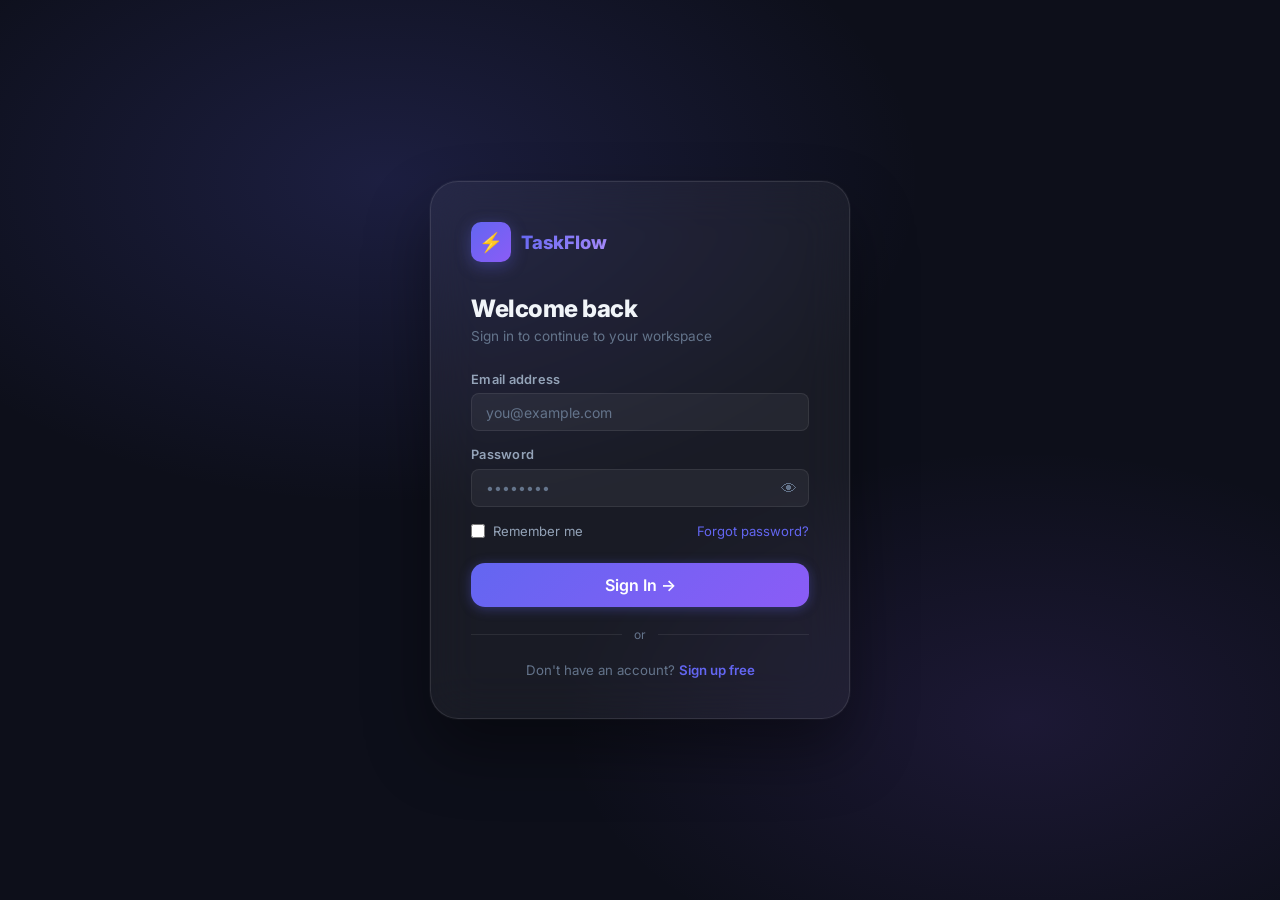
<file: signin.html>
<!DOCTYPE html>
<html lang="en">
<head>
  <meta charset="UTF-8">
  <meta name="viewport" content="width=device-width, initial-scale=1.0">
  <title>Sign In — TaskFlow</title>
  <meta name="description" content="Sign in to TaskFlow and access your tasks from anywhere.">
  <link rel="stylesheet" href="style.css">
  <style>
    body { display: flex; align-items: center; justify-content: center; min-height: 100vh; padding: 2rem; }

    /* Ambient bg */
    body::before {
      content: '';
      position: fixed; inset: 0; z-index: -1;
      background:
        radial-gradient(ellipse 70% 60% at 30% 20%, rgba(99,102,241,0.18) 0%, transparent 60%),
        radial-gradient(ellipse 60% 50% at 80% 80%, rgba(139,92,246,0.12) 0%, transparent 60%),
        var(--bg);
    }

    .auth-card {
      width: 100%;
      max-width: 420px;
      background: rgba(255,255,255,0.05);
      border: 1px solid rgba(255,255,255,0.1);
      border-radius: var(--radius-xl);
      padding: 2.5rem;
      backdrop-filter: blur(24px);
      -webkit-backdrop-filter: blur(24px);
      box-shadow: 0 32px 64px rgba(0,0,0,0.4), 0 0 0 1px rgba(255,255,255,0.04);
      animation: scaleIn 0.4s cubic-bezier(0.34,1.56,0.64,1) both;
    }

    .auth-logo {
      display: flex; align-items: center; gap: 10px;
      margin-bottom: 2rem;
    }

    .auth-logo .logo-icon {
      width: 40px; height: 40px;
      background: linear-gradient(135deg, var(--primary), var(--accent));
      border-radius: 10px;
      display: flex; align-items: center; justify-content: center;
      font-size: 1.2rem;
      box-shadow: 0 4px 16px var(--primary-glow);
    }

    .auth-logo .logo-text {
      font-size: 1.15rem; font-weight: 800;
      background: linear-gradient(135deg, var(--primary), var(--accent-2));
      -webkit-background-clip: text; -webkit-text-fill-color: transparent; background-clip: text;
    }

    .auth-heading  { font-size: 1.5rem; font-weight: 800; letter-spacing: -0.02em; margin-bottom: 0.3rem; }
    .auth-subheading { font-size: 0.85rem; color: var(--text-3); margin-bottom: 1.75rem; }

    /* Input wrapper with eye toggle */
    .input-wrapper { position: relative; }
    .input-wrapper .input { padding-right: 2.5rem; }
    .eye-toggle {
      position: absolute; right: 0.75rem; top: 50%; transform: translateY(-50%);
      background: none; border: none; cursor: pointer;
      color: var(--text-3); font-size: 1rem;
      transition: var(--transition);
    }
    .eye-toggle:hover { color: var(--text); }

    /* Remember me */
    .remember-row {
      display: flex; align-items: center; justify-content: space-between;
      margin: 0.25rem 0 1.25rem;
    }
    .checkbox-label {
      display: flex; align-items: center; gap: 0.5rem;
      font-size: 0.82rem; color: var(--text-2); cursor: pointer;
    }
    .checkbox-label input[type="checkbox"] { accent-color: var(--primary); width: 14px; height: 14px; }
    .forgot-link { font-size: 0.82rem; color: var(--primary); transition: var(--transition); }
    .forgot-link:hover { color: var(--accent-2); }

    .auth-submit { width: 100%; margin-top: 0.25rem; }

    .auth-divider { 
      display: flex; align-items: center; gap: 0.75rem; 
      margin: 1.25rem 0; 
      font-size: 0.75rem; color: var(--text-3);
    }
    .auth-divider::before, .auth-divider::after {
      content: ''; flex: 1; height: 1px; background: var(--border);
    }

    .auth-footer {
      text-align: center; margin-top: 1.25rem;
      font-size: 0.83rem; color: var(--text-3);
    }
    .auth-footer a { color: var(--primary); font-weight: 600; }
    .auth-footer a:hover { color: var(--accent-2); }

    /* Error message */
    .error-msg {
      background: rgba(239,68,68,0.1);
      border: 1px solid rgba(239,68,68,0.25);
      border-radius: var(--radius-sm);
      padding: 0.65rem 0.9rem;
      font-size: 0.82rem;
      color: var(--danger);
      margin-bottom: 1rem;
      display: none;
    }

    .error-msg.show { display: block; animation: fadeInUp 0.25s ease; }
  </style>
</head>
<body>

  <div class="auth-card">
    <div class="auth-logo">
      <div class="logo-icon">⚡</div>
      <span class="logo-text">TaskFlow</span>
    </div>

    <h1 class="auth-heading">Welcome back</h1>
    <p class="auth-subheading">Sign in to continue to your workspace</p>

    <div class="error-msg" id="error-msg">⚠️ Invalid email or password. Please try again.</div>

    <form id="signin-form" autocomplete="off">
      <div class="form-field">
        <label class="form-label" for="email">Email address</label>
        <input id="email" type="email" placeholder="you@example.com" class="input" autocomplete="email" required>
      </div>

      <div class="form-field">
        <label class="form-label" for="password">Password</label>
        <div class="input-wrapper">
          <input id="password" type="password" placeholder="••••••••" class="input" autocomplete="current-password" required>
          <button type="button" class="eye-toggle" id="eye-toggle" title="Show/hide password">👁</button>
        </div>
      </div>

      <div class="remember-row">
        <label class="checkbox-label">
          <input type="checkbox" id="remember"> Remember me
        </label>
        <a href="#" class="forgot-link">Forgot password?</a>
      </div>

      <button type="submit" class="btn btn-primary btn-lg auth-submit" id="signin-btn">Sign In →</button>
    </form>

    <div class="auth-divider">or</div>

    <div class="auth-footer">
      Don't have an account? <a href="signup.html">Sign up free</a>
    </div>
  </div>

<script>
  /* Eye toggle */
  document.getElementById('eye-toggle').addEventListener('click', function() {
    const pw = document.getElementById('password');
    if (pw.type === 'password') { pw.type = 'text'; this.textContent = '🙈'; }
    else { pw.type = 'password'; this.textContent = '👁'; }
  });

  /* Sign in */
  document.getElementById('signin-form').addEventListener('submit', function(e) {
    e.preventDefault();
    const email    = document.getElementById('email').value.trim();
    const password = document.getElementById('password').value.trim();
    const errEl    = document.getElementById('error-msg');
    const btn      = document.getElementById('signin-btn');

    errEl.classList.remove('show');
    btn.textContent = 'Signing in…';
    btn.disabled    = true;

    setTimeout(() => {
      const stored = JSON.parse(localStorage.getItem('user') || 'null');
      if (stored && stored.email === email && stored.password === password) {
        if (document.getElementById('remember').checked) {
          localStorage.setItem('rememberedEmail', email);
        }
        btn.textContent = '✓ Success!';
        setTimeout(() => window.location.href = 'todo.html', 600);
      } else {
        errEl.classList.add('show');
        btn.textContent = 'Sign In →';
        btn.disabled    = false;
      }
    }, 700);
  });

  /* Prefill if remembered */
  const remembered = localStorage.getItem('rememberedEmail');
  if (remembered) {
    document.getElementById('email').value = remembered;
    document.getElementById('remember').checked = true;
  }
</script>
</body>
</html>
</file>
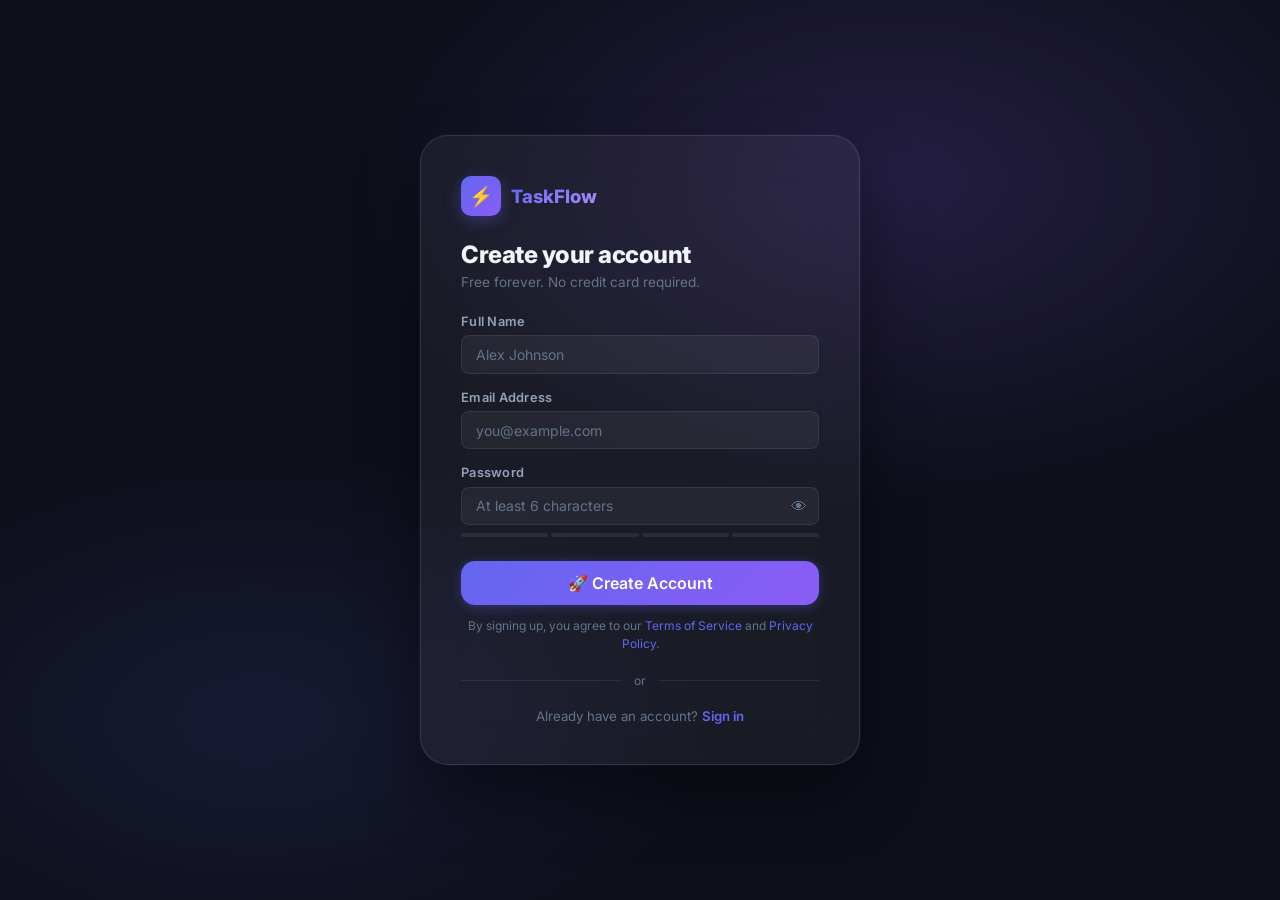
<file: signup.html>
<!DOCTYPE html>
<html lang="en">
<head>
  <meta charset="UTF-8">
  <meta name="viewport" content="width=device-width, initial-scale=1.0">
  <title>Sign Up — TaskFlow</title>
  <meta name="description" content="Create your free TaskFlow account and start organizing your tasks today.">
  <link rel="stylesheet" href="style.css">
  <style>
    body { display: flex; align-items: center; justify-content: center; min-height: 100vh; padding: 2rem; }

    body::before {
      content: '';
      position: fixed; inset: 0; z-index: -1;
      background:
        radial-gradient(ellipse 70% 60% at 70% 20%, rgba(139,92,246,0.18) 0%, transparent 60%),
        radial-gradient(ellipse 60% 50% at 20% 80%, rgba(99,102,241,0.12) 0%, transparent 60%),
        var(--bg);
    }

    .auth-card {
      width: 100%; max-width: 440px;
      background: rgba(255,255,255,0.05);
      border: 1px solid rgba(255,255,255,0.1);
      border-radius: var(--radius-xl);
      padding: 2.5rem;
      backdrop-filter: blur(24px);
      -webkit-backdrop-filter: blur(24px);
      box-shadow: 0 32px 64px rgba(0,0,0,0.4), 0 0 0 1px rgba(255,255,255,0.04);
      animation: scaleIn 0.4s cubic-bezier(0.34,1.56,0.64,1) both;
    }

    .auth-logo {
      display: flex; align-items: center; gap: 10px; margin-bottom: 1.5rem;
    }
    .auth-logo .logo-icon {
      width: 40px; height: 40px;
      background: linear-gradient(135deg, var(--primary), var(--accent));
      border-radius: 10px;
      display: flex; align-items: center; justify-content: center; font-size: 1.2rem;
      box-shadow: 0 4px 16px var(--primary-glow);
    }
    .auth-logo .logo-text {
      font-size: 1.15rem; font-weight: 800;
      background: linear-gradient(135deg, var(--primary), var(--accent-2));
      -webkit-background-clip: text; -webkit-text-fill-color: transparent; background-clip: text;
    }

    .plan-badge {
      display: inline-flex; align-items: center; gap: 6px;
      background: rgba(99,102,241,0.1);
      border: 1px solid rgba(99,102,241,0.25);
      border-radius: 99px;
      padding: 0.3rem 0.9rem;
      font-size: 0.78rem; font-weight: 600; color: var(--accent-2);
      margin-bottom: 1.25rem;
    }

    .auth-heading    { font-size: 1.5rem; font-weight: 800; letter-spacing: -0.02em; margin-bottom: 0.3rem; }
    .auth-subheading { font-size: 0.85rem; color: var(--text-3); margin-bottom: 1.5rem; }

    .input-wrapper { position: relative; }
    .input-wrapper .input { padding-right: 2.5rem; }
    .eye-toggle {
      position: absolute; right: 0.75rem; top: 50%; transform: translateY(-50%);
      background: none; border: none; cursor: pointer;
      color: var(--text-3); font-size: 1rem; transition: var(--transition);
    }
    .eye-toggle:hover { color: var(--text); }

    /* Password strength */
    .strength-bar {
      display: flex; gap: 3px; margin-top: 0.5rem;
    }
    .strength-seg {
      height: 4px; flex: 1; border-radius: 99px;
      background: var(--surface-2);
      transition: background 0.3s ease;
    }
    .strength-label {
      font-size: 0.72rem; margin-top: 0.3rem;
      font-weight: 600;
    }

    /* Inline validation */
    .field-error {
      font-size: 0.75rem; color: var(--danger);
      margin-top: 0.3rem; display: none;
    }
    .field-error.show { display: block; animation: fadeInUp 0.2s ease; }

    .auth-submit { width: 100%; margin-top: 0.5rem; }

    .auth-terms {
      font-size: 0.75rem; color: var(--text-3);
      text-align: center; margin-top: 0.75rem; line-height: 1.5;
    }
    .auth-terms a { color: var(--primary); }

    .auth-divider {
      display: flex; align-items: center; gap: 0.75rem;
      margin: 1.25rem 0; font-size: 0.75rem; color: var(--text-3);
    }
    .auth-divider::before, .auth-divider::after {
      content: ''; flex: 1; height: 1px; background: var(--border);
    }

    .auth-footer { text-align: center; font-size: 0.83rem; color: var(--text-3); }
    .auth-footer a { color: var(--primary); font-weight: 600; }
    .auth-footer a:hover { color: var(--accent-2); }
  </style>
</head>
<body>

  <div class="auth-card">
    <div class="auth-logo">
      <div class="logo-icon">⚡</div>
      <span class="logo-text">TaskFlow</span>
    </div>

    <div id="plan-badge" class="plan-badge hidden">🎯 <span id="plan-name"></span> Plan Selected</div>

    <h1 class="auth-heading">Create your account</h1>
    <p class="auth-subheading">Free forever. No credit card required.</p>

    <form id="signup-form" autocomplete="off" novalidate>
      <div class="form-field">
        <label class="form-label" for="fullname">Full Name</label>
        <input id="fullname" type="text" placeholder="Alex Johnson" class="input" autocomplete="name">
        <div class="field-error" id="err-name">Name is required.</div>
      </div>

      <div class="form-field">
        <label class="form-label" for="email">Email Address</label>
        <input id="email" type="email" placeholder="you@example.com" class="input" autocomplete="email">
        <div class="field-error" id="err-email">Please enter a valid email.</div>
      </div>

      <div class="form-field">
        <label class="form-label" for="password">Password</label>
        <div class="input-wrapper">
          <input id="password" type="password" placeholder="At least 6 characters" class="input" autocomplete="new-password">
          <button type="button" class="eye-toggle" id="eye-toggle">👁</button>
        </div>
        <div class="strength-bar">
          <div class="strength-seg" id="seg1"></div>
          <div class="strength-seg" id="seg2"></div>
          <div class="strength-seg" id="seg3"></div>
          <div class="strength-seg" id="seg4"></div>
        </div>
        <div class="strength-label" id="strength-label" style="color:var(--text-3)"></div>
        <div class="field-error" id="err-pw">Password must be at least 6 characters.</div>
      </div>

      <button type="submit" class="btn btn-primary btn-lg auth-submit" id="signup-btn">🚀 Create Account</button>
    </form>

    <p class="auth-terms">
      By signing up, you agree to our <a href="#">Terms of Service</a> and <a href="#">Privacy Policy</a>.
    </p>

    <div class="auth-divider">or</div>

    <div class="auth-footer">
      Already have an account? <a href="signin.html">Sign in</a>
    </div>
  </div>

<script>
  /* Plan badge from URL */
  const plan = new URLSearchParams(window.location.search).get('plan');
  if (plan) {
    document.getElementById('plan-badge').classList.remove('hidden');
    document.getElementById('plan-name').textContent = plan;
  }

  /* Eye toggle */
  document.getElementById('eye-toggle').addEventListener('click', function() {
    const pw = document.getElementById('password');
    if (pw.type === 'password') { pw.type = 'text'; this.textContent = '🙈'; }
    else { pw.type = 'password'; this.textContent = '👁'; }
  });

  /* Password strength */
  const colors = { 0:'transparent', 1:'#ef4444', 2:'#f59e0b', 3:'#6366f1', 4:'#10b981' };
  const labels = { 0:'', 1:'Weak', 2:'Fair', 3:'Good', 4:'Strong' };

  document.getElementById('password').addEventListener('input', function() {
    const v = this.value;
    let score = 0;
    if (v.length >= 6)  score++;
    if (v.length >= 10) score++;
    if (/[A-Z]/.test(v) && /[0-9]/.test(v)) score++;
    if (/[^A-Za-z0-9]/.test(v)) score++;

    for (let i = 1; i <= 4; i++) {
      const seg = document.getElementById('seg' + i);
      seg.style.background = i <= score ? colors[score] : 'var(--surface-2)';
    }
    const lbl = document.getElementById('strength-label');
    lbl.textContent = labels[score];
    lbl.style.color = colors[score];
  });

  /* Form submit */
  document.getElementById('signup-form').addEventListener('submit', function(e) {
    e.preventDefault();
    const name  = document.getElementById('fullname').value.trim();
    const email = document.getElementById('email').value.trim();
    const pw    = document.getElementById('password').value;
    const btn   = document.getElementById('signup-btn');
    let valid   = true;

    const setErr = (id, show) => {
      document.getElementById(id).classList.toggle('show', show);
      if (show) valid = false;
    };

    setErr('err-name',  !name);
    setErr('err-email', !email || !/^[^\s@]+@[^\s@]+\.[^\s@]+$/.test(email));
    setErr('err-pw',    pw.length < 6);

    if (!valid) return;

    btn.textContent = 'Creating account…';
    btn.disabled    = true;

    setTimeout(() => {
      localStorage.setItem('user', JSON.stringify({ name, email, password: pw }));
      btn.textContent = '✓ Account Created!';
      setTimeout(() => window.location.href = 'signin.html', 800);
    }, 700);
  });
</script>
</body>
</html>
</file>
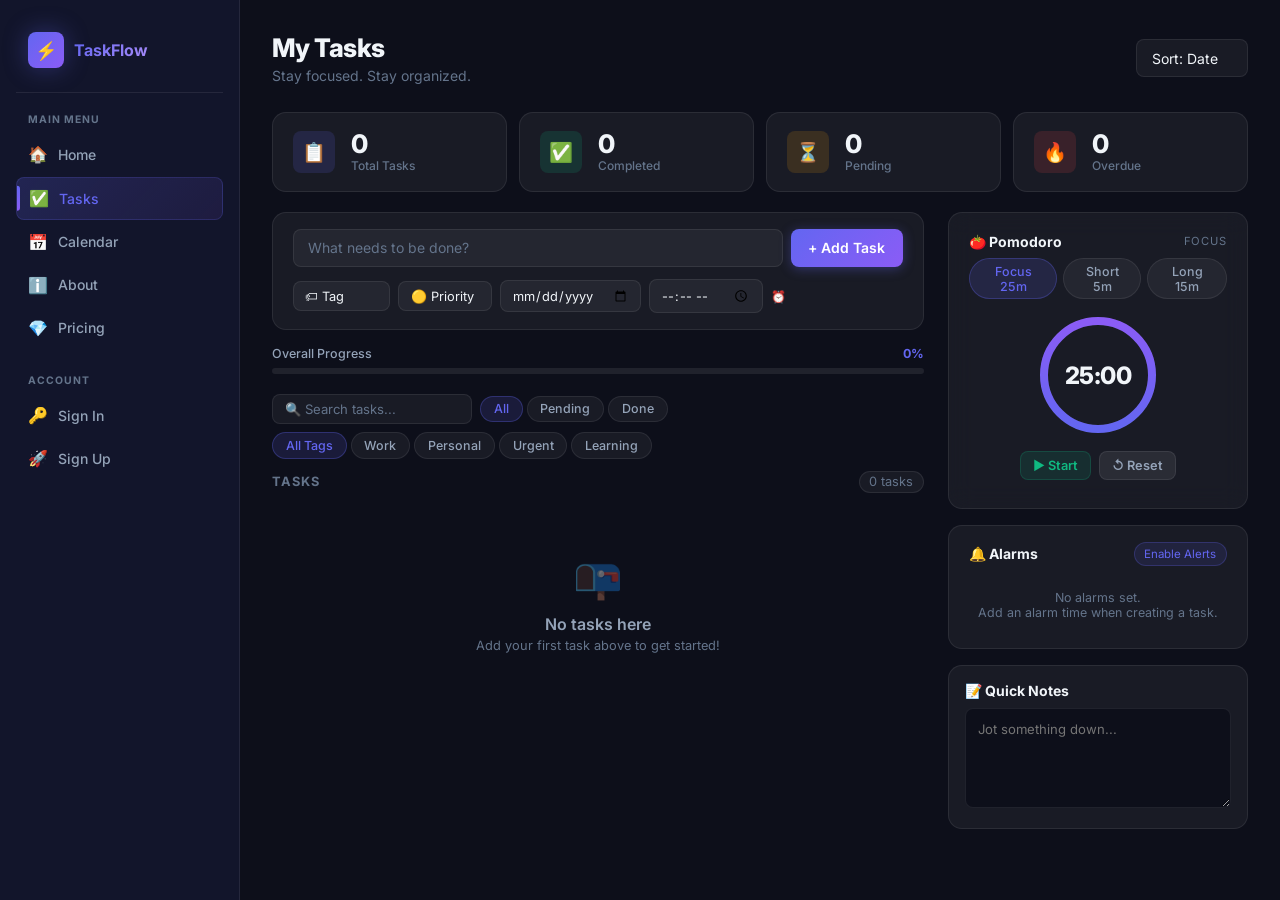
<file: todo.html>
<!DOCTYPE html>
<html lang="en">
<head>
  <meta charset="UTF-8">
  <meta name="viewport" content="width=device-width, initial-scale=1.0">
  <title>Tasks — TaskFlow</title>
  <meta name="description" content="Manage your tasks with priorities, tags, due dates, and a built-in Pomodoro timer.">
  <link rel="stylesheet" href="style.css">
  <style>
    /* ── Todo-page layout ── */
    .todo-layout {
      display: flex;
      gap: 1.5rem;
      align-items: flex-start;
    }

    /* Left: main task area */
    .todo-main { flex: 1; min-width: 0; }

    /* Right: side panel */
    .todo-side {
      width: 300px;
      flex-shrink: 0;
      display: flex;
      flex-direction: column;
      gap: 1rem;
    }

    /* ── Stats row ── */
    .stats-row {
      display: grid;
      grid-template-columns: repeat(4, 1fr);
      gap: 0.75rem;
      margin-bottom: 1.25rem;
    }

    /* ── Add task bar ── */
    .add-task-bar {
      background: var(--surface);
      border: 1px solid var(--border);
      border-radius: var(--radius);
      padding: 1rem 1.25rem;
      margin-bottom: 1rem;
    }

    .add-task-row { display: flex; gap: 0.5rem; margin-bottom: 0.75rem; }

    .add-task-options {
      display: flex; gap: 0.5rem; flex-wrap: wrap; align-items: center;
    }

    /* ── Task card ── */
    .task-card {
      background: var(--surface);
      border: 1px solid var(--border);
      border-radius: var(--radius);
      padding: 0.9rem 1rem;
      display: flex;
      align-items: flex-start;
      gap: 0.85rem;
      transition: var(--transition);
      animation: slideTaskIn 0.25s ease both;
    }

    @keyframes slideTaskIn {
      from { opacity: 0; transform: translateY(8px); }
      to   { opacity: 1; transform: translateY(0); }
    }

    .task-card:hover { border-color: var(--border-hover); background: var(--surface-2); }
    .task-card.done  { opacity: 0.6; }

    .task-check {
      width: 20px; height: 20px;
      border-radius: 6px;
      border: 2px solid var(--border);
      flex-shrink: 0;
      cursor: pointer;
      display: flex; align-items: center; justify-content: center;
      transition: var(--transition);
      margin-top: 1px;
    }

    .task-check.checked {
      background: linear-gradient(135deg, var(--primary), var(--accent));
      border-color: transparent;
    }

    .task-check.checked::after { content: '✓'; color: #fff; font-size: 0.75rem; font-weight: 700; }

    .task-body { flex: 1; min-width: 0; }

    .task-text {
      font-size: 0.9rem;
      font-weight: 500;
      color: var(--text);
      word-break: break-word;
      transition: var(--transition);
    }

    .task-text.done { text-decoration: line-through; color: var(--text-3); }

    .task-meta {
      display: flex; align-items: center; gap: 0.5rem;
      margin-top: 0.35rem; flex-wrap: wrap;
    }

    .task-date { font-size: 0.72rem; color: var(--text-3); }
    .task-date.overdue { color: var(--danger); }

    .task-actions {
      display: flex; align-items: center; gap: 0.25rem;
      opacity: 0;
      transition: var(--transition);
    }

    .task-card:hover .task-actions { opacity: 1; }

    /* ── Filter bar ── */
    .filter-bar {
      display: flex; gap: 0.5rem; align-items: center;
      flex-wrap: wrap;
      margin-bottom: 0.75rem;
    }

    .filter-chip {
      padding: 0.3rem 0.8rem;
      border-radius: 99px;
      border: 1px solid var(--border);
      background: var(--surface);
      color: var(--text-2);
      font-size: 0.78rem;
      font-weight: 500;
      cursor: pointer;
      transition: var(--transition);
    }

    .filter-chip:hover { border-color: var(--border-hover); color: var(--text); }
    .filter-chip.active { background: rgba(99,102,241,0.15); border-color: rgba(99,102,241,0.3); color: var(--primary); }

    /* ── Task list ── */
    #task-list { display: flex; flex-direction: column; gap: 0.5rem; }

    /* ── Pomodoro ── */
    .pomodoro-card {
      background: var(--surface);
      border: 1px solid var(--border);
      border-radius: var(--radius);
      padding: 1.25rem;
      text-align: center;
    }

    .pom-ring-wrap {
      position: relative;
      width: 120px; height: 120px;
      margin: 1rem auto;
    }

    .pom-ring-svg { width: 120px; height: 120px; transform: rotate(-90deg); }

    .pom-track { fill: none; stroke: var(--surface-2); stroke-width: 8; }
    .pom-fill  { fill: none; stroke: url(#pomGrad); stroke-width: 8;
                 stroke-linecap: round;
                 stroke-dasharray: 339.3;
                 stroke-dashoffset: 0;
                 transition: stroke-dashoffset 1s linear; }

    .pom-time {
      position: absolute; inset: 0;
      display: flex; align-items: center; justify-content: center;
      font-size: 1.5rem; font-weight: 800; letter-spacing: -0.02em;
    }

    .pom-label { font-size: 0.7rem; color: var(--text-3); text-transform: uppercase; letter-spacing: 0.08em; }
    .pom-mode-btns { display: flex; gap: 0.4rem; justify-content: center; margin-bottom: 0.75rem; }
    .pom-ctrl-btns { display: flex; gap: 0.5rem; justify-content: center; margin-top: 0.75rem; }

    /* ── Quick Notes ── */
    .notes-card {
      background: var(--surface);
      border: 1px solid var(--border);
      border-radius: var(--radius);
      padding: 1rem;
    }

    .notes-header { display: flex; align-items: center; justify-content: space-between; margin-bottom: 0.6rem; }
    .notes-saved  { font-size: 0.7rem; color: var(--success); opacity: 0; transition: opacity 0.3s; }
    .notes-saved.show { opacity: 1; }

    #quick-notes {
      width: 100%; min-height: 100px; max-height: 200px;
      resize: vertical;
      background: var(--bg);
      border: 1px solid var(--border);
      border-radius: var(--radius-sm);
      color: var(--text);
      padding: 0.6rem 0.75rem;
      font-size: 0.82rem;
      line-height: 1.6;
      outline: none;
      transition: var(--transition);
    }

    #quick-notes:focus { border-color: var(--primary); box-shadow: 0 0 0 3px var(--primary-glow); }

    /* ── Progress section ── */
    .progress-section { margin-bottom: 1.25rem; }
    .progress-row { display: flex; justify-content: space-between; align-items: center; margin-bottom: 0.4rem; }
    .progress-label { font-size: 0.78rem; color: var(--text-2); font-weight: 500; }
    .progress-pct   { font-size: 0.78rem; font-weight: 700; color: var(--primary); }

    /* ── Section header ── */
    .tasks-header {
      display: flex; align-items: center; justify-content: space-between;
      margin-bottom: 0.75rem;
    }

    .tasks-count {
      font-size: 0.8rem; color: var(--text-3);
      background: var(--surface);
      border: 1px solid var(--border);
      border-radius: 99px;
      padding: 0.15rem 0.6rem;
    }

    /* ── Alarm card ── */
    .alarm-card {
      background: var(--surface);
      border: 1px solid var(--border);
      border-radius: var(--radius);
      padding: 1rem 1.25rem;
    }

    .alarm-header { display: flex; align-items: center; justify-content: space-between; margin-bottom: 0.75rem; }

    .alarm-perm-btn {
      font-size: 0.72rem; padding: 0.25rem 0.6rem;
      border-radius: 99px;
      background: rgba(99,102,241,0.12);
      border: 1px solid rgba(99,102,241,0.25);
      color: var(--primary); cursor: pointer;
      transition: var(--transition);
    }
    .alarm-perm-btn:hover { background: rgba(99,102,241,0.2); }
    .alarm-perm-btn.granted { background: rgba(16,185,129,0.1); border-color: rgba(16,185,129,0.25); color: var(--success); cursor: default; }

    .upcoming-list { display: flex; flex-direction: column; gap: 0.4rem; }

    .upcoming-item {
      display: flex; align-items: center; gap: 0.6rem;
      padding: 0.5rem 0.6rem;
      background: var(--bg);
      border: 1px solid var(--border);
      border-radius: var(--radius-sm);
      font-size: 0.78rem;
      transition: var(--transition);
    }
    .upcoming-item:hover { border-color: var(--border-hover); }
    .upcoming-time { font-weight: 700; color: var(--primary); flex-shrink: 0; }
    .upcoming-text { flex: 1; color: var(--text-2); overflow: hidden; text-overflow: ellipsis; white-space: nowrap; }
    .upcoming-del  { color: var(--text-3); cursor: pointer; flex-shrink: 0; transition: var(--transition); font-size: 0.85rem; }
    .upcoming-del:hover { color: var(--danger); }

    .alarm-empty { font-size: 0.78rem; color: var(--text-3); text-align: center; padding: 0.75rem 0; }

    /* Bell icon on task cards */
    .task-alarm-badge {
      display: inline-flex; align-items: center; gap: 3px;
      font-size: 0.7rem; color: var(--warning);
      background: rgba(245,158,11,0.1);
      border: 1px solid rgba(245,158,11,0.2);
      border-radius: 99px;
      padding: 0.1rem 0.45rem;
    }

    /* Ringing animation on fired alarm toast */
    @keyframes ring {
      0%,100% { transform: rotate(0); }
      10%,30%,50%,70%,90% { transform: rotate(-12deg); }
      20%,40%,60%,80%     { transform: rotate(12deg); }
    }
    .ringing { animation: ring 0.6s ease 3; display: inline-block; }

    @media (max-width: 900px) {
      .todo-layout { flex-direction: column; }
      .todo-side   { width: 100%; }
      .stats-row   { grid-template-columns: repeat(2, 1fr); }
    }

    @media (max-width: 480px) {
      .stats-row   { grid-template-columns: repeat(2, 1fr); }
    }
  </style>
</head>
<body>
<div id="app-layout" class="app-layout">
  <main class="main-content">

    <!-- Page Header -->
    <div class="page-header flex items-center justify-between">
      <div>
        <h1 class="page-title">My Tasks</h1>
        <p class="page-subtitle">Stay focused. Stay organized.</p>
      </div>
      <div class="flex gap-2">
        <select id="sort-tasks" class="select" style="width:auto">
          <option value="date">Sort: Date</option>
          <option value="priority">Sort: Priority</option>
          <option value="alpha">Sort: A–Z</option>
        </select>
      </div>
    </div>

    <!-- Stats Row -->
    <div class="stats-row">
      <div class="stat-card">
        <div class="stat-icon stat-icon-blue">📋</div>
        <div>
          <div class="stat-value" id="stat-total">0</div>
          <div class="stat-label">Total Tasks</div>
        </div>
      </div>
      <div class="stat-card">
        <div class="stat-icon stat-icon-green">✅</div>
        <div>
          <div class="stat-value" id="stat-done">0</div>
          <div class="stat-label">Completed</div>
        </div>
      </div>
      <div class="stat-card">
        <div class="stat-icon stat-icon-amber">⏳</div>
        <div>
          <div class="stat-value" id="stat-pending">0</div>
          <div class="stat-label">Pending</div>
        </div>
      </div>
      <div class="stat-card">
        <div class="stat-icon stat-icon-red">🔥</div>
        <div>
          <div class="stat-value" id="stat-overdue">0</div>
          <div class="stat-label">Overdue</div>
        </div>
      </div>
    </div>

    <div class="todo-layout">
      <!-- Main Column -->
      <div class="todo-main">

        <!-- Add Task Bar -->
        <div class="add-task-bar">
          <div class="add-task-row">
            <input id="task-input" type="text" placeholder="What needs to be done?" class="input flex-1" autocomplete="off">
            <button onclick="addTask()" class="btn btn-primary" id="add-btn">+ Add Task</button>
          </div>
          <div class="add-task-options">
            <select id="tag-select" class="select" style="width:auto; padding: 0.4rem 0.7rem; font-size:0.8rem;">
              <option value="others">🏷 Tag</option>
              <option value="work">💼 Work</option>
              <option value="personal">🏠 Personal</option>
              <option value="urgent">🔥 Urgent</option>
              <option value="learning">📚 Learning</option>
              <option value="others">📦 Others</option>
            </select>
            <select id="priority-select" class="select" style="width:auto; padding: 0.4rem 0.7rem; font-size:0.8rem;">
              <option value="medium">🟡 Priority</option>
              <option value="high">🔴 High</option>
              <option value="medium">🟡 Medium</option>
              <option value="low">🟢 Low</option>
            </select>
            <input id="due-date" type="date" class="input" style="width:auto; padding: 0.4rem 0.7rem; font-size:0.8rem;">
            <input id="alarm-time" type="time" class="input" title="Set alarm time" style="width:auto; padding: 0.4rem 0.7rem; font-size:0.8rem;" placeholder="⏰ Alarm">
            <span style="font-size:0.75rem; color:var(--text-3); align-self:center;">⏰</span>
          </div>
        </div>

        <!-- Progress -->
        <div class="progress-section">
          <div class="progress-row">
            <span class="progress-label">Overall Progress</span>
            <span class="progress-pct" id="progress-pct">0%</span>
          </div>
          <div class="progress-track">
            <div class="progress-fill" id="progress-bar" style="width:0%"></div>
          </div>
        </div>

        <!-- Filter Bar -->
        <div class="filter-bar">
          <input id="search" type="text" placeholder="🔍 Search tasks..." class="input" style="width:200px; padding:0.4rem 0.75rem; font-size:0.82rem;">
          <div class="flex gap-1 flex-wrap">
            <span class="filter-chip active" data-status="all">All</span>
            <span class="filter-chip" data-status="pending">Pending</span>
            <span class="filter-chip" data-status="done">Done</span>
          </div>
          <div class="flex gap-1 flex-wrap">
            <span class="filter-chip active" data-tag="all">All Tags</span>
            <span class="filter-chip" data-tag="work">Work</span>
            <span class="filter-chip" data-tag="personal">Personal</span>
            <span class="filter-chip" data-tag="urgent">Urgent</span>
            <span class="filter-chip" data-tag="learning">Learning</span>
          </div>
        </div>

        <!-- Task List -->
        <div class="tasks-header">
          <span class="section-title" style="margin:0">Tasks</span>
          <span class="tasks-count" id="tasks-count">0 tasks</span>
        </div>

        <div id="task-list"></div>

      </div>

      <!-- Side Panel -->
      <div class="todo-side">

        <!-- Pomodoro Timer -->
        <div class="pomodoro-card card">
          <div class="flex items-center justify-between mb-2">
            <span class="font-bold text-sm">🍅 Pomodoro</span>
            <span class="pom-label" id="pom-mode-label">Focus</span>
          </div>

          <div class="pom-mode-btns">
            <button class="filter-chip active" id="btn-focus"  onclick="setMode('focus')">Focus 25m</button>
            <button class="filter-chip"        id="btn-short"  onclick="setMode('short')">Short 5m</button>
            <button class="filter-chip"        id="btn-long"   onclick="setMode('long')">Long 15m</button>
          </div>

          <div class="pom-ring-wrap">
            <svg class="pom-ring-svg" viewBox="0 0 120 120">
              <defs>
                <linearGradient id="pomGrad" x1="0%" y1="0%" x2="100%" y2="0%">
                  <stop offset="0%"   stop-color="#6366f1"/>
                  <stop offset="100%" stop-color="#8b5cf6"/>
                </linearGradient>
              </defs>
              <circle class="pom-track" cx="60" cy="60" r="54"/>
              <circle class="pom-fill"  cx="60" cy="60" r="54" id="pom-ring"/>
            </svg>
            <div class="pom-time" id="pom-display">25:00</div>
          </div>

          <div class="pom-ctrl-btns">
            <button class="btn btn-success btn-sm" id="pom-start" onclick="pomStart()">▶ Start</button>
            <button class="btn btn-secondary btn-sm" onclick="pomReset()">↺ Reset</button>
          </div>
          <div class="text-xs text-muted mt-2" id="pom-sessions" style="text-align:center"></div>
        </div>

        <!-- Alarm / Reminder Panel -->
        <div class="alarm-card">
          <div class="alarm-header">
            <span class="font-bold text-sm">🔔 Alarms</span>
            <button class="alarm-perm-btn" id="perm-btn" onclick="requestNotifPerm()">Enable Alerts</button>
          </div>
          <div class="upcoming-list" id="upcoming-list">
            <div class="alarm-empty">No alarms set.<br>Add an alarm time when creating a task.</div>
          </div>
        </div>

        <!-- Quick Notes -->
        <div class="notes-card">
          <div class="notes-header">
            <span class="font-bold text-sm">📝 Quick Notes</span>
            <span class="notes-saved" id="notes-saved">✓ Saved</span>
          </div>
          <textarea id="quick-notes" placeholder="Jot something down..."></textarea>
        </div>

      </div>
    </div>
  </main>
</div>

<script src="nav.js"></script>
<script>
  /* ── State ─────────────────────────────────────────────── */
  let tasks = JSON.parse(localStorage.getItem('tasks') || '[]');
  let activeStatus = 'all';
  let activeTag    = 'all';

  /* ── Save / Load ─────────────────────────────────────── */
  function saveTasks() { localStorage.setItem('tasks', JSON.stringify(tasks)); }

  /* ── Render ──────────────────────────────────────────── */
  function renderTasks() {
    const list      = document.getElementById('task-list');
    const searchVal = document.getElementById('search').value.toLowerCase();
    const sort      = document.getElementById('sort-tasks').value;
    const today     = new Date().toISOString().split('T')[0];

    let filtered = tasks.filter(t =>
      t.text.toLowerCase().includes(searchVal) &&
      (activeStatus === 'all' || (activeStatus === 'done' ? t.done : !t.done)) &&
      (activeTag === 'all' || t.tag === activeTag)
    );

    if (sort === 'alpha')    filtered.sort((a, b) => a.text.localeCompare(b.text));
    if (sort === 'priority') filtered.sort((a, b) => priorityVal(b.priority) - priorityVal(a.priority));
    if (sort === 'date')     filtered.sort((a, b) => (a.due || '9') > (b.due || '9') ? 1 : -1);

    list.innerHTML = '';

    if (filtered.length === 0) {
      list.innerHTML = `
        <div class="empty-state">
          <div class="empty-state-icon">📭</div>
          <div class="empty-state-title">No tasks here</div>
          <div class="empty-state-desc">Add your first task above to get started!</div>
        </div>`;
    } else {
      filtered.forEach(task => {
        const idx      = tasks.indexOf(task);
        const isOverdue = task.due && task.due < today && !task.done;
        const card      = document.createElement('div');
        card.className  = 'task-card' + (task.done ? ' done' : '');
        card.innerHTML = `
          <div class="task-check ${task.done ? 'checked' : ''}" onclick="toggleDone(${idx})"></div>
          <div class="task-body">
            <div class="task-text ${task.done ? 'done' : ''}">${escHtml(task.text)}</div>
            <div class="task-meta">
              <div class="priority-dot priority-${task.priority || 'medium'}"></div>
              <span class="badge badge-${task.tag || 'others'}">${tagLabel(task.tag)}</span>
              ${task.due ? `<span class="task-date ${isOverdue ? 'overdue' : ''}">📅 ${formatDate(task.due)}${isOverdue ? ' · Overdue' : ''}</span>` : ''}
              ${task.alarm && !task.alarmFired && !task.done ? `<span class="task-alarm-badge">⏰ ${task.alarm}</span>` : ''}
              ${task.alarm && task.alarmFired ? `<span class="task-alarm-badge" style="color:var(--text-3);opacity:0.5">🔕 ${task.alarm}</span>` : ''}
            </div>
          </div>
          <div class="task-actions">
            ${task.alarm && !task.done ? `<button class="btn btn-ghost btn-icon btn-sm" onclick="clearAlarm(${idx})" title="Remove alarm">🔕</button>` : ''}
            <button class="btn btn-ghost btn-icon" onclick="deleteTask(${idx})" title="Delete">🗑</button>
          </div>`;
        list.appendChild(card);
      });
    }

    /* Stats */
    const total   = tasks.length;
    const done    = tasks.filter(t => t.done).length;
    const pending = tasks.filter(t => !t.done).length;
    const overdue = tasks.filter(t => t.due && t.due < today && !t.done).length;
    const pct     = total ? Math.round((done / total) * 100) : 0;

    document.getElementById('stat-total').textContent   = total;
    document.getElementById('stat-done').textContent    = done;
    document.getElementById('stat-pending').textContent = pending;
    document.getElementById('stat-overdue').textContent = overdue;
    document.getElementById('progress-bar').style.width = pct + '%';
    document.getElementById('progress-pct').textContent = pct + '%';
    document.getElementById('tasks-count').textContent  = filtered.length + ' task' + (filtered.length !== 1 ? 's' : '');
  }

  /* ── CRUD ─────────────────────────────────────────────── */
  function addTask() {
    const input = document.getElementById('task-input');
    const text  = input.value.trim();
    if (!text) { input.focus(); return; }
    const alarmTime = document.getElementById('alarm-time').value || null;
    tasks.unshift({
      text,
      done:     false,
      tag:      document.getElementById('tag-select').value,
      priority: document.getElementById('priority-select').value,
      due:      document.getElementById('due-date').value || null,
      alarm:    alarmTime,
      alarmDate: alarmTime ? (document.getElementById('due-date').value || new Date().toISOString().split('T')[0]) : null,
      alarmFired: false,
      id:       Date.now()
    });
    input.value = '';
    document.getElementById('alarm-time').value = '';
    saveTasks();
    showToast(alarmTime ? `Task added! Alarm set for ${alarmTime} ⏰` : 'Task added!', 'success');
    renderTasks();
    renderUpcoming();
  }

  function toggleDone(idx) {
    tasks[idx].done = !tasks[idx].done;
    saveTasks();
    if (tasks[idx].done) showToast('Task completed! 🎉', 'success');
    renderTasks();
  }

  function deleteTask(idx) {
    tasks.splice(idx, 1);
    saveTasks();
    showToast('Task deleted', 'info');
    renderTasks();
  }

  /* ── Filters ──────────────────────────────────────────── */
  document.querySelectorAll('[data-status]').forEach(chip => {
    chip.addEventListener('click', () => {
      document.querySelectorAll('[data-status]').forEach(c => c.classList.remove('active'));
      chip.classList.add('active');
      activeStatus = chip.dataset.status;
      renderTasks();
    });
  });

  document.querySelectorAll('[data-tag]').forEach(chip => {
    chip.addEventListener('click', () => {
      document.querySelectorAll('[data-tag]').forEach(c => c.classList.remove('active'));
      chip.classList.add('active');
      activeTag = chip.dataset.tag;
      renderTasks();
    });
  });

  document.getElementById('search').addEventListener('input', renderTasks);
  document.getElementById('sort-tasks').addEventListener('change', renderTasks);

  /* Enter key */
  document.getElementById('task-input').addEventListener('keydown', e => {
    if (e.key === 'Enter') addTask();
  });

  /* ── Pomodoro ─────────────────────────────────────────── */
  const POM_MODES = { focus: 25*60, short: 5*60, long: 15*60 };
  let pomMode     = 'focus';
  let pomTime     = POM_MODES.focus;
  let pomTotal    = POM_MODES.focus;
  let pomInterval = null;
  let pomRunning  = false;
  let pomSessions = 0;
  const CIRCUMFERENCE = 2 * Math.PI * 54; // 339.3

  function setMode(mode) {
    pomMode  = mode;
    pomTime  = POM_MODES[mode];
    pomTotal = POM_MODES[mode];
    pomRunning = false;
    clearInterval(pomInterval);
    document.getElementById('pom-start').textContent = '▶ Start';
    document.querySelectorAll('.pom-mode-btns .filter-chip').forEach(b => b.classList.remove('active'));
    document.getElementById('btn-' + mode).classList.add('active');
    document.getElementById('pom-mode-label').textContent = mode === 'focus' ? 'Focus' : mode === 'short' ? 'Short Break' : 'Long Break';
    updatePomDisplay();
  }

  function pomStart() {
    if (pomRunning) {
      clearInterval(pomInterval);
      pomRunning = false;
      document.getElementById('pom-start').textContent = '▶ Start';
    } else {
      pomRunning = true;
      document.getElementById('pom-start').textContent = '⏸ Pause';
      pomInterval = setInterval(() => {
        pomTime--;
        updatePomDisplay();
        if (pomTime <= 0) {
          clearInterval(pomInterval);
          pomRunning = false;
          document.getElementById('pom-start').textContent = '▶ Start';
          if (pomMode === 'focus') {
            pomSessions++;
            document.getElementById('pom-sessions').textContent = `🍅 ${pomSessions} session${pomSessions > 1 ? 's' : ''} completed`;
            showToast('Pomodoro done! Time for a break 🎉', 'success');
          } else {
            showToast('Break over! Back to work 💪', 'info');
          }
          pomTime = pomTotal;
          updatePomDisplay();
        }
      }, 1000);
    }
  }

  function pomReset() {
    clearInterval(pomInterval);
    pomRunning = false;
    pomTime    = pomTotal;
    document.getElementById('pom-start').textContent = '▶ Start';
    updatePomDisplay();
  }

  function updatePomDisplay() {
    const m  = String(Math.floor(pomTime / 60)).padStart(2, '0');
    const s  = String(pomTime % 60).padStart(2, '0');
    document.getElementById('pom-display').textContent = `${m}:${s}`;
    const offset = CIRCUMFERENCE * (1 - pomTime / pomTotal);
    document.getElementById('pom-ring').style.strokeDashoffset = offset;
  }

  /* ── Quick Notes ─────────────────────────────────────── */
  const notesEl  = document.getElementById('quick-notes');
  const savedEl  = document.getElementById('notes-saved');
  notesEl.value  = localStorage.getItem('quickNotes') || '';
  let notesTimer;
  notesEl.addEventListener('input', e => {
    localStorage.setItem('quickNotes', e.target.value);
    savedEl.classList.remove('show');
    clearTimeout(notesTimer);
    notesTimer = setTimeout(() => savedEl.classList.add('show'), 600);
  });

  /* ── Helpers ─────────────────────────────────────────── */
  function priorityVal(p) { return p === 'high' ? 3 : p === 'medium' ? 2 : 1; }

  function tagLabel(tag) {
    const map = { work:'💼 Work', personal:'🏠 Personal', urgent:'🔥 Urgent', learning:'📚 Learning', others:'📦 Others' };
    return map[tag] || tag || 'Others';
  }

  function formatDate(d) {
    if (!d) return '';
    const [y,m,day] = d.split('-');
    return `${day}/${m}/${y}`;
  }

  function escHtml(str) {
    return str.replace(/&/g,'&amp;').replace(/</g,'&lt;').replace(/>/g,'&gt;').replace(/"/g,'&quot;');
  }

  /* ── Clear alarm from task ──────────────────────────── */
  function clearAlarm(idx) {
    tasks[idx].alarm      = null;
    tasks[idx].alarmDate  = null;
    tasks[idx].alarmFired = false;
    saveTasks();
    showToast('Alarm removed', 'info');
    renderTasks();
    renderUpcoming();
  }

  /* ══════════════════════════════════════════════════════
     ALARM SYSTEM
  ══════════════════════════════════════════════════════ */

  /* Request browser notification permission */
  function requestNotifPerm() {
    if (!('Notification' in window)) {
      showToast('Browser notifications not supported', 'error');
      return;
    }
    Notification.requestPermission().then(perm => {
      updatePermBtn();
      if (perm === 'granted') showToast('Notifications enabled! ✅', 'success');
      else showToast('Notifications blocked. Alarms will still beep!', 'warning');
    });
  }

  function updatePermBtn() {
    const btn = document.getElementById('perm-btn');
    if (!btn) return;
    if (Notification.permission === 'granted') {
      btn.textContent = '✓ Enabled';
      btn.classList.add('granted');
    } else {
      btn.textContent = 'Enable Alerts';
      btn.classList.remove('granted');
    }
  }

  /* Render upcoming alarms panel */
  function renderUpcoming() {
    const list = document.getElementById('upcoming-list');
    const alarms = tasks.filter(t => t.alarm && !t.alarmFired && !t.done)
                        .sort((a, b) => a.alarm > b.alarm ? 1 : -1);
    if (alarms.length === 0) {
      list.innerHTML = '<div class="alarm-empty">No alarms set.<br>Add an alarm time when creating a task.</div>';
      return;
    }
    list.innerHTML = '';
    alarms.forEach(t => {
      const idx = tasks.indexOf(t);
      const item = document.createElement('div');
      item.className = 'upcoming-item';
      item.innerHTML = `
        <span class="upcoming-time">${t.alarm}</span>
        <span class="upcoming-text">${escHtml(t.text)}</span>
        <span class="upcoming-del" onclick="clearAlarm(${idx})" title="Remove alarm">✕</span>
      `;
      list.appendChild(item);
    });
  }

  /* Web Audio beep — no external file needed */
  function playAlarmBeep() {
    try {
      const ctx  = new (window.AudioContext || window.webkitAudioContext)();
      const play = (freq, start, dur) => {
        const osc  = ctx.createOscillator();
        const gain = ctx.createGain();
        osc.connect(gain);
        gain.connect(ctx.destination);
        osc.type = 'sine';
        osc.frequency.setValueAtTime(freq, ctx.currentTime + start);
        gain.gain.setValueAtTime(0.4, ctx.currentTime + start);
        gain.gain.exponentialRampToValueAtTime(0.001, ctx.currentTime + start + dur);
        osc.start(ctx.currentTime + start);
        osc.stop(ctx.currentTime + start + dur);
      };
      play(880, 0.0, 0.18);
      play(880, 0.2, 0.18);
      play(1100, 0.4, 0.28);
    } catch(e) { /* audio blocked, silent fallback */ }
  }

  /* Fire alarm — notification + beep + toast */
  function fireAlarm(task, idx) {
    tasks[idx].alarmFired = true;
    saveTasks();
    playAlarmBeep();

    /* Browser notification */
    if (Notification.permission === 'granted') {
      new Notification('⏰ TaskFlow Alarm', {
        body: task.text,
        icon: 'data:image/svg+xml,<svg xmlns="http://www.w3.org/2000/svg" viewBox="0 0 32 32"><text y="28" font-size="28">⚡</text></svg>'
      });
    }

    /* Big toast */
    let container = document.getElementById('toast-container');
    if (!container) {
      container = document.createElement('div');
      container.id = 'toast-container';
      document.body.appendChild(container);
    }
    const toast = document.createElement('div');
    toast.className = 'toast toast-warning';
    toast.style.cssText = 'min-width:300px; border-left:3px solid #f59e0b; cursor:pointer;';
    toast.innerHTML = `
      <span class="toast-icon ringing">⏰</span>
      <div style="flex:1">
        <div style="font-weight:700;font-size:0.85rem">Alarm!</div>
        <div style="font-size:0.8rem;color:var(--text-2)">${escHtml(task.text)}</div>
      </div>
      <span style="font-size:0.75rem;color:var(--text-3)">tap to dismiss</span>
    `;
    toast.addEventListener('click', () => toast.remove());
    container.appendChild(toast);
    setTimeout(() => { toast.classList.add('removing'); setTimeout(() => toast.remove(), 300); }, 8000);

    renderTasks();
    renderUpcoming();
  }

  /* Check alarms every 10 seconds */
  function checkAlarms() {
    const now      = new Date();
    const nowDate  = now.toISOString().split('T')[0];
    const nowHHMM  = now.toTimeString().slice(0,5); // "HH:MM"

    tasks.forEach((t, idx) => {
      if (!t.alarm || t.alarmFired || t.done) return;
      const alarmDate = t.alarmDate || nowDate;
      if (alarmDate === nowDate && t.alarm === nowHHMM) {
        fireAlarm(t, idx);
      }
    });
  }

  /* ── Init ─────────────────────────────────────────────── */
  updatePomDisplay();
  renderTasks();
  renderUpcoming();
  updatePermBtn();
  setInterval(checkAlarms, 10000); // check every 10s
  checkAlarms(); // check immediately on load
</script>
</body>
</html>
</file>
<file: style.css>
/* ============================================================
   TASK MANAGER — GLOBAL DESIGN SYSTEM
   ============================================================ */

@import url('https://fonts.googleapis.com/css2?family=Inter:wght@300;400;500;600;700;800;900&display=swap');

/* ── CSS Variables ─────────────────────────────────────────── */
:root {
  --bg:           #0d0f1a;
  --bg-2:         #12152b;
  --bg-3:         #1a1e36;
  --surface:      rgba(255,255,255,0.05);
  --surface-2:    rgba(255,255,255,0.08);
  --border:       rgba(255,255,255,0.08);
  --border-hover: rgba(99,102,241,0.5);

  --primary:      #6366f1;
  --primary-dark: #4f46e5;
  --primary-glow: rgba(99,102,241,0.35);
  --accent:       #8b5cf6;
  --accent-2:     #a78bfa;

  --success:      #10b981;
  --warning:      #f59e0b;
  --danger:       #ef4444;
  --info:         #3b82f6;

  --text:         #f1f5f9;
  --text-2:       #94a3b8;
  --text-3:       #64748b;

  --radius:       14px;
  --radius-sm:    8px;
  --radius-lg:    20px;
  --radius-xl:    28px;

  --shadow:       0 4px 24px rgba(0,0,0,0.4);
  --shadow-glow:  0 0 24px var(--primary-glow);
  --transition:   0.22s cubic-bezier(0.4,0,0.2,1);

  --nav-width:    240px;
}

/* ── Reset ─────────────────────────────────────────────────── */
*, *::before, *::after { box-sizing: border-box; margin: 0; padding: 0; }

html { scroll-behavior: smooth; }

body {
  font-family: 'Inter', sans-serif;
  background: var(--bg);
  color: var(--text);
  min-height: 100vh;
  -webkit-font-smoothing: antialiased;
}

a { text-decoration: none; color: inherit; }
ul, ol { list-style: none; }
button { cursor: pointer; border: none; background: none; font-family: inherit; }
input, textarea, select { font-family: inherit; }
img { max-width: 100%; display: block; }

/* ── Scrollbar ─────────────────────────────────────────────── */
::-webkit-scrollbar { width: 6px; }
::-webkit-scrollbar-track { background: var(--bg-2); }
::-webkit-scrollbar-thumb { background: var(--bg-3); border-radius: 99px; }
::-webkit-scrollbar-thumb:hover { background: var(--primary); }

/* ── Layout ────────────────────────────────────────────────── */
.app-layout {
  display: flex;
  min-height: 100vh;
}

.main-content {
  flex: 1;
  margin-left: var(--nav-width);
  padding: 2rem;
  min-height: 100vh;
}

/* ── Sidebar Navigation ────────────────────────────────────── */
.sidebar {
  width: var(--nav-width);
  background: var(--bg-2);
  border-right: 1px solid var(--border);
  display: flex;
  flex-direction: column;
  padding: 1.5rem 1rem;
  position: fixed;
  top: 0; left: 0; bottom: 0;
  z-index: 100;
  overflow-y: auto;
}

.sidebar-logo {
  display: flex;
  align-items: center;
  gap: 10px;
  padding: 0.5rem 0.75rem 1.5rem;
  border-bottom: 1px solid var(--border);
  margin-bottom: 1.25rem;
}

.sidebar-logo .logo-icon {
  width: 36px; height: 36px;
  background: linear-gradient(135deg, var(--primary), var(--accent));
  border-radius: var(--radius-sm);
  display: flex; align-items: center; justify-content: center;
  font-size: 18px;
  box-shadow: var(--shadow-glow);
}

.sidebar-logo .logo-text {
  font-size: 1rem;
  font-weight: 700;
  background: linear-gradient(135deg, var(--primary), var(--accent-2));
  -webkit-background-clip: text;
  -webkit-text-fill-color: transparent;
  background-clip: text;
}

.nav-label {
  font-size: 0.65rem;
  font-weight: 700;
  letter-spacing: 0.1em;
  text-transform: uppercase;
  color: var(--text-3);
  padding: 0 0.75rem;
  margin-bottom: 0.5rem;
}

.nav-link {
  display: flex;
  align-items: center;
  gap: 10px;
  padding: 0.65rem 0.75rem;
  border-radius: var(--radius-sm);
  color: var(--text-2);
  font-size: 0.875rem;
  font-weight: 500;
  transition: var(--transition);
  margin-bottom: 2px;
  position: relative;
}

.nav-link:hover {
  background: var(--surface-2);
  color: var(--text);
}

.nav-link.active {
  background: linear-gradient(135deg, rgba(99,102,241,0.2), rgba(139,92,246,0.1));
  color: var(--primary);
  border: 1px solid rgba(99,102,241,0.2);
}

.nav-link.active::before {
  content: '';
  position: absolute;
  left: 0; top: 50%;
  transform: translateY(-50%);
  width: 3px; height: 60%;
  background: linear-gradient(var(--primary), var(--accent));
  border-radius: 0 4px 4px 0;
}

.nav-link .nav-icon { font-size: 1rem; width: 20px; text-align: center; }

.sidebar-bottom {
  margin-top: auto;
  padding-top: 1rem;
  border-top: 1px solid var(--border);
}

.sidebar-user {
  display: flex;
  align-items: center;
  gap: 10px;
  padding: 0.75rem;
  border-radius: var(--radius-sm);
  background: var(--surface);
  cursor: pointer;
  transition: var(--transition);
}

.sidebar-user:hover { background: var(--surface-2); }

.user-avatar {
  width: 32px; height: 32px;
  background: linear-gradient(135deg, var(--primary), var(--accent));
  border-radius: 50%;
  display: flex; align-items: center; justify-content: center;
  font-size: 0.8rem;
  font-weight: 700;
  flex-shrink: 0;
}

.user-name { font-size: 0.8rem; font-weight: 600; color: var(--text); }
.user-email { font-size: 0.7rem; color: var(--text-3); }

/* ── Top Bar (mobile) ──────────────────────────────────────── */
.topbar {
  display: none;
  align-items: center;
  justify-content: space-between;
  padding: 1rem 1.25rem;
  background: var(--bg-2);
  border-bottom: 1px solid var(--border);
  position: sticky;
  top: 0;
  z-index: 90;
}

.topbar-logo {
  display: flex; align-items: center; gap: 8px;
  font-weight: 700; font-size: 0.95rem;
  background: linear-gradient(135deg, var(--primary), var(--accent-2));
  -webkit-background-clip: text;
  -webkit-text-fill-color: transparent;
  background-clip: text;
}

.topbar-menu-btn {
  width: 36px; height: 36px;
  background: var(--surface);
  border: 1px solid var(--border);
  border-radius: var(--radius-sm);
  display: flex; align-items: center; justify-content: center;
  color: var(--text-2);
  font-size: 1.1rem;
  transition: var(--transition);
}

.topbar-menu-btn:hover { background: var(--surface-2); color: var(--text); }

/* ── Cards ─────────────────────────────────────────────────── */
.card {
  background: var(--surface);
  border: 1px solid var(--border);
  border-radius: var(--radius);
  padding: 1.25rem;
  backdrop-filter: blur(12px);
  transition: var(--transition);
}

.card:hover {
  border-color: var(--border-hover);
  box-shadow: var(--shadow-glow);
  transform: translateY(-1px);
}

.card-glass {
  background: rgba(255,255,255,0.04);
  border: 1px solid rgba(255,255,255,0.07);
  border-radius: var(--radius);
  backdrop-filter: blur(20px);
  -webkit-backdrop-filter: blur(20px);
}

/* ── Buttons ───────────────────────────────────────────────── */
.btn {
  display: inline-flex;
  align-items: center;
  justify-content: center;
  gap: 6px;
  padding: 0.55rem 1.1rem;
  border-radius: var(--radius-sm);
  font-size: 0.875rem;
  font-weight: 600;
  transition: var(--transition);
  white-space: nowrap;
}

.btn-primary {
  background: linear-gradient(135deg, var(--primary), var(--accent));
  color: #fff;
  box-shadow: 0 2px 12px var(--primary-glow);
}

.btn-primary:hover {
  box-shadow: 0 4px 20px var(--primary-glow);
  transform: translateY(-1px);
}

.btn-primary:active { transform: translateY(0); }

.btn-secondary {
  background: var(--surface-2);
  color: var(--text-2);
  border: 1px solid var(--border);
}

.btn-secondary:hover { background: var(--surface-2); color: var(--text); border-color: var(--border-hover); }

.btn-ghost {
  background: transparent;
  color: var(--text-2);
}

.btn-ghost:hover { background: var(--surface); color: var(--text); }

.btn-danger {
  background: rgba(239,68,68,0.12);
  color: var(--danger);
  border: 1px solid rgba(239,68,68,0.2);
}

.btn-danger:hover { background: rgba(239,68,68,0.2); }

.btn-success {
  background: rgba(16,185,129,0.12);
  color: var(--success);
  border: 1px solid rgba(16,185,129,0.2);
}

.btn-success:hover { background: rgba(16,185,129,0.2); }

.btn-sm { padding: 0.35rem 0.75rem; font-size: 0.8rem; }
.btn-lg { padding: 0.75rem 1.75rem; font-size: 1rem; border-radius: var(--radius); }
.btn-xl { padding: 1rem 2.5rem; font-size: 1.05rem; border-radius: var(--radius); }
.btn-icon { padding: 0.5rem; border-radius: var(--radius-sm); width: 36px; height: 36px; }

/* ── Inputs ────────────────────────────────────────────────── */
.input, .select, .textarea {
  width: 100%;
  background: var(--surface);
  border: 1px solid var(--border);
  border-radius: var(--radius-sm);
  color: var(--text);
  padding: 0.6rem 0.9rem;
  font-size: 0.875rem;
  transition: var(--transition);
  outline: none;
}

.input::placeholder, .textarea::placeholder { color: var(--text-3); }

.input:focus, .select:focus, .textarea:focus {
  border-color: var(--primary);
  box-shadow: 0 0 0 3px var(--primary-glow);
  background: var(--surface-2);
}

.select { appearance: none; cursor: pointer; }

.input-group {
  display: flex;
  gap: 0.5rem;
  align-items: center;
}

.form-label {
  display: block;
  font-size: 0.8rem;
  font-weight: 600;
  color: var(--text-2);
  margin-bottom: 0.4rem;
  letter-spacing: 0.02em;
}

.form-field { margin-bottom: 1rem; }

/* ── Badges / Tags ─────────────────────────────────────────── */
.badge {
  display: inline-flex;
  align-items: center;
  gap: 4px;
  padding: 0.2rem 0.55rem;
  border-radius: 99px;
  font-size: 0.7rem;
  font-weight: 600;
  letter-spacing: 0.02em;
}

.badge-work    { background: rgba(59,130,246,0.15); color: #60a5fa; border: 1px solid rgba(59,130,246,0.25); }
.badge-personal{ background: rgba(16,185,129,0.15); color: #34d399; border: 1px solid rgba(16,185,129,0.25); }
.badge-urgent  { background: rgba(239,68,68,0.15);  color: #f87171; border: 1px solid rgba(239,68,68,0.25); }
.badge-learning{ background: rgba(245,158,11,0.15); color: #fbbf24; border: 1px solid rgba(245,158,11,0.25); }
.badge-others  { background: rgba(148,163,184,0.1); color: #94a3b8; border: 1px solid rgba(148,163,184,0.2); }
.badge-primary { background: rgba(99,102,241,0.15); color: var(--primary); border: 1px solid rgba(99,102,241,0.25); }

/* Priority Dots */
.priority-dot {
  width: 8px; height: 8px;
  border-radius: 50%;
  flex-shrink: 0;
}
.priority-high   { background: var(--danger);   box-shadow: 0 0 6px rgba(239,68,68,0.5); }
.priority-medium { background: var(--warning);  box-shadow: 0 0 6px rgba(245,158,11,0.5); }
.priority-low    { background: var(--success);  box-shadow: 0 0 6px rgba(16,185,129,0.5); }

/* ── Progress Bar ──────────────────────────────────────────── */
.progress-track {
  background: var(--surface-2);
  border-radius: 99px;
  height: 6px;
  overflow: hidden;
}

.progress-fill {
  height: 100%;
  background: linear-gradient(90deg, var(--primary), var(--accent));
  border-radius: 99px;
  transition: width 0.6s cubic-bezier(0.4,0,0.2,1);
  box-shadow: 0 0 8px var(--primary-glow);
}

/* ── Stats Card ────────────────────────────────────────────── */
.stat-card {
  background: var(--surface);
  border: 1px solid var(--border);
  border-radius: var(--radius);
  padding: 1.1rem 1.25rem;
  display: flex;
  align-items: center;
  gap: 1rem;
  transition: var(--transition);
}

.stat-card:hover { border-color: var(--border-hover); transform: translateY(-1px); }

.stat-icon {
  width: 42px; height: 42px;
  border-radius: var(--radius-sm);
  display: flex; align-items: center; justify-content: center;
  font-size: 1.2rem;
  flex-shrink: 0;
}

.stat-icon-blue    { background: rgba(99,102,241,0.15); }
.stat-icon-green   { background: rgba(16,185,129,0.15); }
.stat-icon-amber   { background: rgba(245,158,11,0.15); }
.stat-icon-red     { background: rgba(239,68,68,0.15); }

.stat-value { font-size: 1.6rem; font-weight: 800; line-height: 1; }
.stat-label { font-size: 0.75rem; color: var(--text-3); margin-top: 2px; font-weight: 500; }

/* ── Toast Notifications ───────────────────────────────────── */
#toast-container {
  position: fixed;
  bottom: 1.5rem;
  right: 1.5rem;
  z-index: 9999;
  display: flex;
  flex-direction: column;
  gap: 0.5rem;
  pointer-events: none;
}

.toast {
  display: flex;
  align-items: center;
  gap: 0.75rem;
  padding: 0.8rem 1.1rem;
  border-radius: var(--radius-sm);
  background: var(--bg-3);
  border: 1px solid var(--border);
  backdrop-filter: blur(20px);
  box-shadow: var(--shadow);
  min-width: 260px;
  max-width: 360px;
  animation: toastIn 0.3s cubic-bezier(0.34,1.56,0.64,1) forwards;
  pointer-events: all;
  font-size: 0.875rem;
}

.toast.removing { animation: toastOut 0.25s ease forwards; }
.toast-icon { font-size: 1.1rem; flex-shrink: 0; }
.toast-msg { flex: 1; font-weight: 500; }
.toast-success { border-left: 3px solid var(--success); }
.toast-error   { border-left: 3px solid var(--danger); }
.toast-info    { border-left: 3px solid var(--info); }

@keyframes toastIn {
  from { opacity: 0; transform: translateX(60px) scale(0.95); }
  to   { opacity: 1; transform: translateX(0) scale(1); }
}
@keyframes toastOut {
  to { opacity: 0; transform: translateX(60px) scale(0.95); }
}

/* ── Page Header ───────────────────────────────────────────── */
.page-header { margin-bottom: 1.75rem; }
.page-title  { font-size: 1.6rem; font-weight: 800; letter-spacing: -0.02em; }
.page-subtitle { font-size: 0.875rem; color: var(--text-3); margin-top: 0.25rem; }

/* ── Section Headings ──────────────────────────────────────── */
.section-title {
  font-size: 0.8rem;
  font-weight: 700;
  letter-spacing: 0.08em;
  text-transform: uppercase;
  color: var(--text-3);
  margin-bottom: 0.75rem;
}

/* ── Divider ───────────────────────────────────────────────── */
.divider { border: none; border-top: 1px solid var(--border); margin: 1.25rem 0; }

/* ── Empty State ───────────────────────────────────────────── */
.empty-state {
  text-align: center;
  padding: 3rem 1rem;
  color: var(--text-3);
}
.empty-state-icon { font-size: 2.5rem; margin-bottom: 0.75rem; opacity: 0.4; }
.empty-state-title { font-size: 1rem; font-weight: 600; color: var(--text-2); margin-bottom: 0.25rem; }
.empty-state-desc  { font-size: 0.8rem; }

/* ── Animations ────────────────────────────────────────────── */
@keyframes fadeInUp {
  from { opacity: 0; transform: translateY(16px); }
  to   { opacity: 1; transform: translateY(0); }
}

@keyframes fadeIn {
  from { opacity: 0; }
  to   { opacity: 1; }
}

@keyframes scaleIn {
  from { opacity: 0; transform: scale(0.94); }
  to   { opacity: 1; transform: scale(1); }
}

@keyframes pulse-glow {
  0%, 100% { box-shadow: 0 0 8px var(--primary-glow); }
  50%       { box-shadow: 0 0 20px var(--primary-glow); }
}

.anim-fade-up  { animation: fadeInUp 0.4s ease both; }
.anim-fade     { animation: fadeIn 0.3s ease both; }
.anim-scale-in { animation: scaleIn 0.3s cubic-bezier(0.34,1.56,0.64,1) both; }

/* Stagger helpers */
.delay-1 { animation-delay: 0.05s; }
.delay-2 { animation-delay: 0.1s; }
.delay-3 { animation-delay: 0.15s; }
.delay-4 { animation-delay: 0.2s; }
.delay-5 { animation-delay: 0.25s; }

/* ── Gradient Text ─────────────────────────────────────────── */
.gradient-text {
  background: linear-gradient(135deg, var(--primary), var(--accent-2));
  -webkit-background-clip: text;
  -webkit-text-fill-color: transparent;
  background-clip: text;
}

/* ── Glow Border ───────────────────────────────────────────── */
.glow-border {
  border: 1px solid rgba(99,102,241,0.4);
  box-shadow: 0 0 20px rgba(99,102,241,0.15);
}

/* ── Overlay / Backdrop ────────────────────────────────────── */
.overlay {
  position: fixed; inset: 0;
  background: rgba(0,0,0,0.55);
  backdrop-filter: blur(4px);
  z-index: 200;
  display: none;
}
.overlay.active { display: block; }

/* ── Sidebar mobile overlay ─────────────────────────────────── */
@media (max-width: 768px) {
  .sidebar {
    transform: translateX(-100%);
    transition: transform 0.3s cubic-bezier(0.4,0,0.2,1);
    z-index: 300;
  }

  .sidebar.open { transform: translateX(0); }

  .main-content { margin-left: 0; padding: 1rem; }
  .topbar { display: flex; }
}

/* ── Utility ───────────────────────────────────────────────── */
.flex { display: flex; }
.flex-col { flex-direction: column; }
.items-center { align-items: center; }
.justify-between { justify-content: space-between; }
.justify-center { justify-content: center; }
.gap-1 { gap: 0.25rem; }
.gap-2 { gap: 0.5rem; }
.gap-3 { gap: 0.75rem; }
.gap-4 { gap: 1rem; }
.gap-6 { gap: 1.5rem; }
.flex-1 { flex: 1; }
.flex-wrap { flex-wrap: wrap; }
.w-full { width: 100%; }
.text-sm { font-size: 0.875rem; }
.text-xs { font-size: 0.75rem; }
.font-semibold { font-weight: 600; }
.font-bold { font-weight: 700; }
.text-muted { color: var(--text-3); }
.text-accent { color: var(--primary); }
.mt-1 { margin-top: 0.25rem; }
.mt-2 { margin-top: 0.5rem; }
.mt-3 { margin-top: 0.75rem; }
.mt-4 { margin-top: 1rem; }
.mt-6 { margin-top: 1.5rem; }
.mb-2 { margin-bottom: 0.5rem; }
.mb-4 { margin-bottom: 1rem; }
.mb-6 { margin-bottom: 1.5rem; }
.p-1 { padding: 0.25rem; }
.p-4 { padding: 1rem; }
.rounded { border-radius: var(--radius-sm); }
.rounded-full { border-radius: 9999px; }
.grid { display: grid; }
.grid-2 { grid-template-columns: repeat(2, 1fr); }
.grid-3 { grid-template-columns: repeat(3, 1fr); }
.grid-4 { grid-template-columns: repeat(4, 1fr); }
.hidden { display: none !important; }
.truncate { overflow: hidden; text-overflow: ellipsis; white-space: nowrap; }
.line-through { text-decoration: line-through; }
.opacity-50 { opacity: 0.5; }
.cursor-pointer { cursor: pointer; }
.select-none { user-select: none; }
</file>
